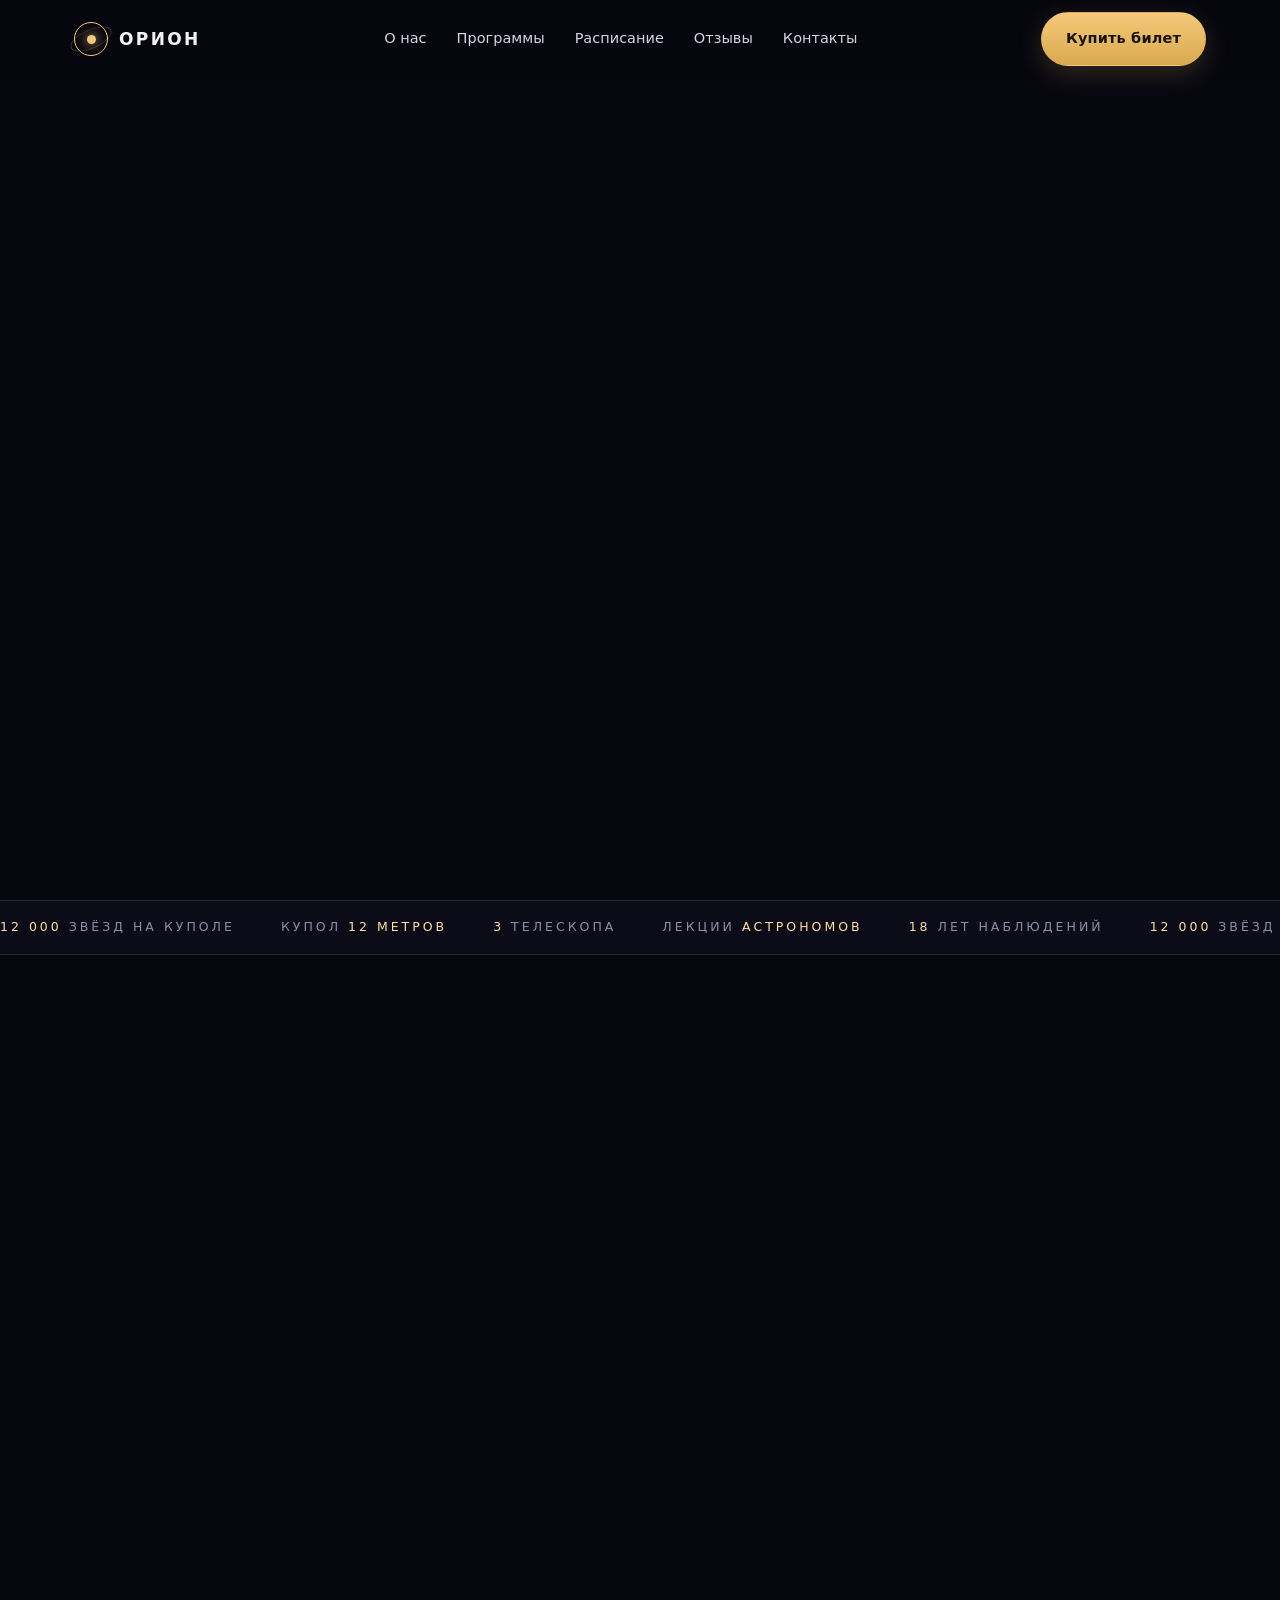
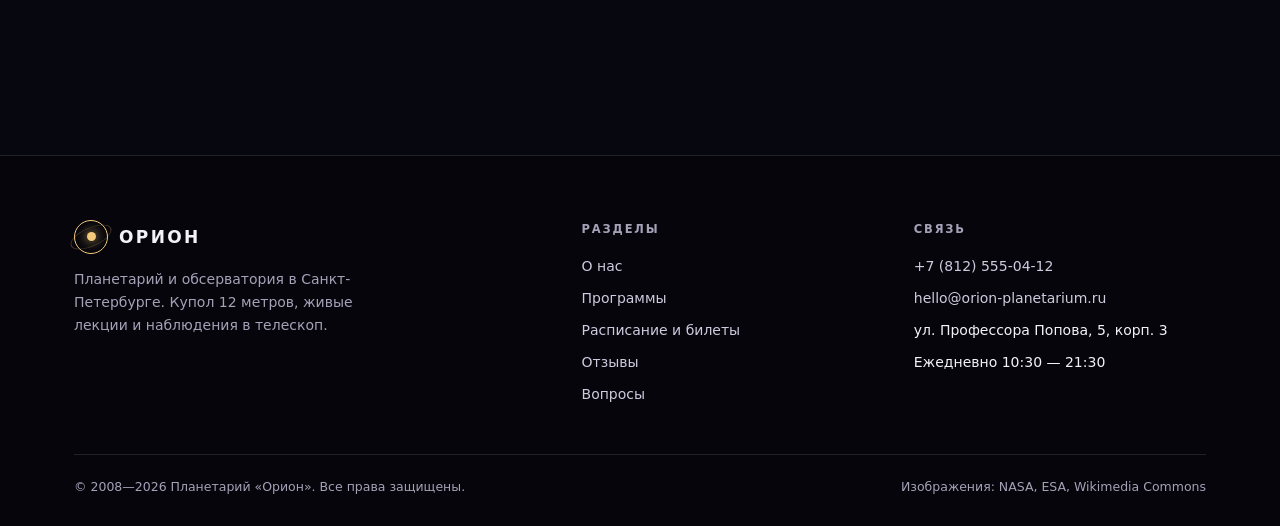
<file: index.html>
<!DOCTYPE html>
<html lang="ru">
<head>
  <meta charset="UTF-8">
  <meta name="viewport" content="width=device-width, initial-scale=1.0">
  <title>Планетарий «Орион» — вселенная всегда рядом</title>
  <meta name="description" content="Планетарий и обсерватория «Орион» в Санкт-Петербурге: полнокупольные программы, лекции астрономов и наблюдения в телескоп. Билеты от 400 ₽.">
  <link rel="stylesheet" href="style.css">
</head>
<body>

  <a class="skip-link" href="#main">Перейти к содержанию</a>

  <header id="header">
    <div class="wrap nav">
      <a href="#" class="logo"><span class="mark"></span><b>Орион</b></a>
      <nav id="nav" aria-label="Основная навигация">
        <ul>
          <li><a href="#about">О нас</a></li>
          <li><a href="#programs">Программы</a></li>
          <li><a href="#schedule">Расписание</a></li>
          <li><a href="#reviews">Отзывы</a></li>
          <li><a href="#contacts">Контакты</a></li>
        </ul>
      </nav>
      <a href="#schedule" class="btn btn-gold">Купить билет</a>
      <button class="burger" id="burger" aria-label="Открыть меню" aria-expanded="false" aria-controls="nav"><span></span><span></span><span></span></button>
    </div>
  </header>

  <main id="main" tabindex="-1">

    <section class="hero reveal" aria-labelledby="hero-title">
      <div class="hero-bg">
        <img src="assets/hero.jpg" alt="Туманность Вестерлунд 2" width="1920" height="1439" loading="eager" decoding="async">
      </div>
      <div class="wrap">
        <div>
          <span class="eyebrow">Планетарий и обсерватория · Санкт-Петербург</span>
          <h1 class="display" id="hero-title">Вселенная<br>всегда <em>рядом</em></h1>
          <p class="lead">Полнокупольные фильмы, живые лекции астрономов и вечерние наблюдения в телескоп — в десяти минутах от метро «Петроградская».</p>
          <div class="hero-actions">
            <a href="#programs" class="btn btn-gold">Выбрать программу</a>
            <a href="#schedule" class="btn btn-ghost">Смотреть расписание</a>
          </div>
          <div class="hero-note"><i aria-hidden="true"></i> <span>Ближайший сеанс — сегодня в 19:00 — осталось 14 мест</span></div>
        </div>
        <div class="next-card" id="nextCard">
          <span class="tag">Сеанс дня</span>
          <h2>Чёрные дыры</h2>
          <p style="color:var(--muted);font-size:14px">50 минут · 12+ · лекция + полнокупольный фильм</p>
          <div class="meta"><span>Сегодня</span><b>19:00</b></div>
          <div class="meta" style="border-top:none;padding-top:6px"><span>Билет</span><b>750 ₽</b></div>
        </div>
      </div>
      <div class="scroll-hint">Листайте</div>
    </section>

    <div class="ticker">
      <div class="ticker-track">
        <span><b>12 000</b> звёзд на куполе</span>
        <span>Купол <b>12 метров</b></span>
        <span><b>3</b> телескопа</span>
        <span>Лекции <b>астрономов</b></span>
        <span><b>18</b> лет наблюдений</span>
        <span><b>12 000</b> звёзд на куполе</span>
        <span>Купол <b>12 метров</b></span>
        <span><b>3</b> телескопа</span>
        <span>Лекции <b>астрономов</b></span>
        <span><b>18</b> лет наблюдений</span>
      </div>
    </div>

    <section class="section reveal" id="about">
      <div class="wrap about-grid">
        <div class="about-media">
          <img src="assets/dome.jpg" alt="Зал планетария с куполом" width="1920" height="1280" loading="lazy" decoding="async">
          <div class="badge"><b>2008</b><span>год открытия</span></div>
        </div>
        <div class="about-body">
          <span class="eyebrow">О планетарии</span>
          <h2 class="display">Мы показываем космос так, чтобы его захотелось изучать</h2>
          <p>«Орион» открылся в 2008 году как небольшая обсерватория при университете. Сегодня это планетарий с двенадцатиметровым куполом, лекторий и две обсерватории на крыше.</p>
          <p>Наши лекторы — астрономы, физики и выпускники профильных факультетов. Мы рассказываем о чёрных дырах и экзопланетах без формул, но и без упрощений: на любой вопрос найдётся честный ответ.</p>
          <ul class="features">
            <li><span class="num">01</span>
              <div><b>Живая лекция, а не аудиогид</b><span>Каждый сеанс ведёт астроном — можно спрашивать и спорить.</span></div>
            </li>
            <li><span class="num">02</span>
              <div><b>Наблюдения после сеанса</b><span>При ясной погоде поднимаемся на крышу к телескопам.</span></div>
            </li>
            <li><span class="num">03</span>
              <div><b>Проектор 8K и звук 5.1</b><span>Купол 12 метров — самый большой в городе.</span></div>
            </li>
          </ul>
        </div>
      </div>
    </section>

    <section class="section reveal" id="programs">
      <div class="wrap">
        <div class="section-head">
          <span class="eyebrow">Программы</span>
          <h2 class="display">Шесть способов посмотреть на небо</h2>
          <p>Каждая программа — это лекция астронома и полнокупольный фильм. Продолжительность указана вместе с ответами на вопросы.</p>
        </div>
        <div class="cards">
          <article class="card" data-program="solar">
            <div class="thumb">
              <img src="assets/prog-saturn.jpg" alt="Сатурн и его кольца">
              <span class="age">6+</span>
            </div>
            <div class="body">
              <h3>Солнечная система</h3>
              <p>Пролетаем над кольцами Сатурна, спускаемся в атмосферу Юпитера и разбираемся, почему Земля — редкая удача.</p>
              <div class="foot"><div class="price">650 ₽<small>45 минут</small></div><span class="time">Пн–Вс</span></div>
            </div>
          </article>
          <article class="card" data-program="blackhole">
            <div class="thumb">
              <img src="assets/prog-blackhole.jpg" alt="Тень чёрной дыры">
              <span class="age">12+</span>
            </div>
            <div class="body">
              <h3>Чёрные дыры</h3>
              <p>Что происходит за горизонтом событий и почему первое фото M87 изменило астрофизику.</p>
              <div class="foot"><div class="price">750 ₽<small>50 минут</small></div><span class="time">Чт, Сб</span></div>
            </div>
          </article>
          <article class="card" data-program="stars">
            <div class="thumb">
              <img src="assets/prog-stars.jpg" alt="Столпы Созидания в туманности Киля">
              <span class="age">6+</span>
            </div>
            <div class="body">
              <h3>Рождение звёзд</h3>
              <p>Столпы Созидания и звёздные ясли: как из холодного газа рождается свет.</p>
              <div class="foot"><div class="price">650 ₽<small>40 минут</small></div><span class="time">Ср, Вс</span></div>
            </div>
          </article>
          <article class="card" data-program="moon">
            <div class="thumb">
              <img src="assets/prog-moon.jpg" alt="Полная Луна">
              <span class="age">6+</span>
            </div>
            <div class="body">
              <h3>Луна: обратная сторона</h3>
              <p>22 июля 1969 года и то, что мы узнали о Луне за следующие пятьдесят лет.</p>
              <div class="foot"><div class="price">600 ₽<small>45 минут</small></div><span class="time">Пн, Пт</span></div>
            </div>
          </article>
          <article class="card" data-program="mars">
            <div class="thumb">
              <img src="assets/prog-mars.jpg" alt="Марс в естественных цветах">
              <span class="age">12+</span>
            </div>
            <div class="body">
              <h3>Марс: дорога домой</h3>
              <p>Роверы, пылевые бури и главный вопрос: сможет ли человек жить на Марсе.</p>
              <div class="foot"><div class="price">750 ₽<small>50 минут</small></div><span class="time">Вт, Сб</span></div>
            </div>
          </article>
          <article class="card" data-program="aurora">
            <div class="thumb">
              <img src="assets/prog-aurora.jpg" alt="Северное сияние">
              <span class="age">0+</span>
            </div>
            <div class="body">
              <h3>Северное сияние</h3>
              <p>Путешествие к полярному кругу: физика авроры и лучшие места для наблюдения.</p>
              <div class="foot"><div class="price">550 ₽<small>35 минут</small></div><span class="time">Ежедневно</span></div>
            </div>
          </article>
        </div>
      </div>
    </section>

    <section class="section reveal" id="schedule">
      <div class="wrap">
        <div class="section-head">
          <span class="eyebrow">Билеты и расписание</span>
          <h2 class="display">Выберите сеанс</h2>
          <p>Билет действует на конкретную программу. Студенческий тариф — при предъявлении студенческого билета.</p>
        </div>
        <div class="tickets-grid">
          <div>
            <div class="plans">
              <div class="plan">
                <div class="name">Взрослый</div>
                <div class="amount">650 <small>₽</small></div>
                <div class="cond">Любая программа, кроме 12+</div>
              </div>
              <div class="plan featured">
                <div class="name">Студенческий</div>
                <div class="amount">450 <small>₽</small></div>
                <div class="cond">Очно, при предъявлении билета</div>
                <span class="flag">Выбор студентов</span>
              </div>
              <div class="plan">
                <div class="name">Детский</div>
                <div class="amount">400 <small>₽</small></div>
                <div class="cond">До 12 лет включительно</div>
              </div>
              <div class="plan">
                <div class="name">Семейный</div>
                <div class="amount">1 600 <small>₽</small></div>
                <div class="cond">2 взрослых + 2 детей</div>
              </div>
            </div>
            <div class="cta-row">
              <a href="#contacts" class="btn btn-gold">Купить билет</a>
            </div>
            <p style="font-size:13px;color:var(--muted);margin-top:14px">Оплата картой на входе или онлайн. Возврат — не позднее чем за 24 часа до сеанса.</p>
          </div>
          <div class="schedule">
            <h3>Расписание сеансов</h3>
            <p class="hint">Одинаково для всех программ, кроме вечерних наблюдений</p>
            <table>
              <thead>
                <tr><th>Дни</th><th>Сеансы</th></tr>
              </thead>
              <tbody>
                <tr><td>Пн — Чт</td><td><b>11:00</b> · 13:30 · 16:00 · <b>19:00</b></td></tr>
                <tr><td>Пт — Сб</td><td><b>11:00</b> · 13:30 · 16:00 · 19:00 · <b>21:30</b></td></tr>
                <tr><td>Вс</td><td><b>11:00</b> · 13:30 · 16:00</td></tr>
              </tbody>
            </table>
            <div class="note"><i>✳</i><span>Сеанс 21:30 — наблюдение в телескоп на крыше. Проводится только при ясной погоде; при облачности переносим или возвращаем стоимость.</span></div>
          </div>
        </div>
      </div>
    </section>

    <section class="section reveal" id="reviews">
      <div class="wrap">
        <div class="section-head">
          <span class="eyebrow">Отзывы</span>
          <h2 class="display">Что говорят гости</h2>
        </div>
        <div class="reviews">
          <article class="review">
            <div class="stars" role="img" aria-label="Оценка 5 из 5">★★★★★</div>
            <blockquote>Ходили с детьми на «Солнечную систему» — сын потом неделю рисовал Сатурн. Лектор отвечал на все вопросы, даже самые странные.</blockquote>
            <div class="who">
              <div class="avatar" aria-hidden="true">АК</div>
              <div><b>Анна К.</b><span>семейный билет, октябрь 2026</span></div>
            </div>
          </article>
          <article class="review">
            <div class="stars" role="img" aria-label="Оценка 5 из 5">★★★★★</div>
            <blockquote>Были на вечернем наблюдении: видели кольца Сатурна и двойную звезду. Купол впечатляет, а звук — отдельный вид искусства.</blockquote>
            <div class="who">
              <div class="avatar" aria-hidden="true">ДП</div>
              <div><b>Дмитрий П.</b><span>сеанс 21:30, сентябрь 2026</span></div>
            </div>
          </article>
          <article class="review">
            <div class="stars" role="img" aria-label="Оценка 4 из 5">★★★★☆</div>
            <blockquote>Студенческий билет сработал, взяла ещё и на «Чёрные дыры». Объясняют физику понятно, без формул. Вернусь на лекцию об экзопланетах.</blockquote>
            <div class="who">
              <div class="avatar" aria-hidden="true">МС</div>
              <div><b>Мария С.</b><span>студенческий билет, сентябрь 2026</span></div>
            </div>
          </article>
        </div>
      </div>
    </section>

    <section class="section reveal" id="faq">
      <div class="wrap">
        <div class="section-head">
          <span class="eyebrow">Вопросы</span>
          <h2 class="display">Коротко о важном</h2>
        </div>
        <div class="faq">
          <details open>
            <summary>Нужно ли покупать билет заранее?</summary>
            <p>На вечерние сеансы и выходные — да: места обычно заканчиваются за два-три дня. В будни днём можно прийти без брони.</p>
          </details>
          <details>
            <summary>Можно ли прийти с ребёнком трёх лет?</summary>
            <p>Да, программы 0+ и 6+ адаптированы для детей. Учтите, что в зале темно, а звук в куполе громче обычного.</p>
          </details>
          <details>
            <summary>Что будет, если погода облачная?</summary>
            <p>Наблюдения в телескоп мы переносим на другой день или возвращаем стоимость той части билета, которая относится к наблюдению.</p>
          </details>
          <details>
            <summary>Есть ли парковка?</summary>
            <p>Да, бесплатная парковка на 40 мест, въезд с улицы Профессора Попова. В вечерние часы места обычно есть.</p>
          </details>
        </div>
      </div>
    </section>

    <section class="section reveal" id="contacts">
      <div class="wrap contacts-grid">
        <div>
          <span class="eyebrow">Контакты</span>
          <h2 class="display" style="font-size:clamp(28px,3.4vw,44px);margin:14px 0 10px">Приходите смотреть на звёзды</h2>
          <p style="color:var(--muted)">Мы работаем каждый день, кроме последнего вторника месяца — в этот день обслуживаем оборудование.</p>
          <ul class="contact-list">
            <li>
              <span class="ico">◎</span>
              <div>
                <b>Адрес</b>Санкт-Петербург, ул. Профессора Попова, 5, корп. 3<br>
                <span style="color:var(--muted);font-size:14px">м. «Петроградская», 7 минут пешком</span>
              </div>
            </li>
            <li>
              <span class="ico">◷</span>
              <div><b>Часы работы</b>Ежедневно 10:30 — 21:30</div>
            </li>
            <li>
              <span class="ico">✆</span>
              <div><b>Телефон</b><a href="tel:+78125550412">+7 (812) 555-04-12</a></div>
            </li>
            <li>
              <span class="ico">✉</span>
              <div><b>Почта</b><a href="mailto:hello@orion-planetarium.ru">hello@orion-planetarium.ru</a></div>
            </li>
          </ul>
          <div class="map" role="img" aria-label="Схема расположения: Санкт-Петербург, улица Профессора Попова, 5, корпус 3">
            <div class="road" aria-hidden="true"></div>
            <div class="road v" aria-hidden="true"></div>
            <div class="pin" aria-hidden="true"></div>
            <div class="label">Орион · корп. 3</div>
          </div>
        </div>
        <form action="#" method="post">
          <h3>Забронировать сеанс</h3>
          <p class="sub">Оставьте контакты — подтвердим бронь в течение 15 минут.</p>
          <div class="row2">
            <div class="field"><label for="name">Имя</label><input id="name" name="name" type="text" autocomplete="name" placeholder="Как к вам обращаться" required></div>
            <div class="field"><label for="phone">Телефон</label><input id="phone" name="phone" type="tel" autocomplete="tel" inputmode="tel" placeholder="+7 (___) ___-__-__" required></div>
          </div>
          <div class="field"><label for="prog">Программа</label>
            <select id="prog" name="program">
              <option>Солнечная система — 650 ₽</option>
              <option>Чёрные дыры — 750 ₽</option>
              <option>Рождение звёзд — 650 ₽</option>
              <option>Луна: обратная сторона — 600 ₽</option>
              <option>Марс: дорога домой — 750 ₽</option>
              <option>Северное сияние — 550 ₽</option>
            </select>
          </div>
          <div class="row2">
            <div class="field"><label for="date">Дата</label><input id="date" name="date" type="date"></div>
            <div class="field"><label for="count">Билетов</label><input id="count" name="tickets" type="number" min="1" max="10" value="2"></div>
          </div>
          <button class="btn btn-gold" type="submit">Забронировать</button>
          <p class="privacy">Нажимая кнопку, вы соглашаетесь с политикой обработки персональных данных.</p>
        </form>
      </div>
    </section>

  </main>

  <footer>
    <div class="wrap">
      <div class="foot-grid">
        <div>
          <a href="#" class="logo"><span class="mark"></span><b>Орион</b></a>
          <p>Планетарий и обсерватория в Санкт-Петербурге. Купол 12 метров, живые лекции и наблюдения в телескоп.</p>
        </div>
        <div>
          <h4>Разделы</h4>
          <ul>
            <li><a href="#about">О нас</a></li>
            <li><a href="#programs">Программы</a></li>
            <li><a href="#schedule">Расписание и билеты</a></li>
            <li><a href="#reviews">Отзывы</a></li>
            <li><a href="#faq">Вопросы</a></li>
          </ul>
        </div>
        <div>
          <h4>Связь</h4>
          <ul>
            <li><a href="tel:+78125550412">+7 (812) 555-04-12</a></li>
            <li><a href="mailto:hello@orion-planetarium.ru">hello@orion-planetarium.ru</a></li>
            <li>ул. Профессора Попова, 5, корп. 3</li>
            <li>Ежедневно 10:30 — 21:30</li>
          </ul>
        </div>
      </div>
      <div class="foot-bottom">
        <span>© 2008—2026 Планетарий «Орион». Все права защищены.</span>
        <span>Изображения: NASA, ESA, Wikimedia Commons</span>
      </div>
    </div>
  </footer>

  <script>
    const header = document.getElementById('header');
    const nav = document.getElementById('nav');
    const burger = document.getElementById('burger');

    if (burger && nav) {
      burger.addEventListener('click', () => {
        const isOpen = nav.classList.toggle('open');
        burger.setAttribute('aria-expanded', String(isOpen));
      });

      nav.querySelectorAll('a').forEach((a) => {
        a.addEventListener('click', () => {
          nav.classList.remove('open');
          burger.setAttribute('aria-expanded', 'false');
        });
      });
    }

    if (header) {
      window.addEventListener('scroll', () => {
        header.classList.toggle('scrolled', window.scrollY > 20);
      });
    }
  </script>
</body>
</html>
</file>
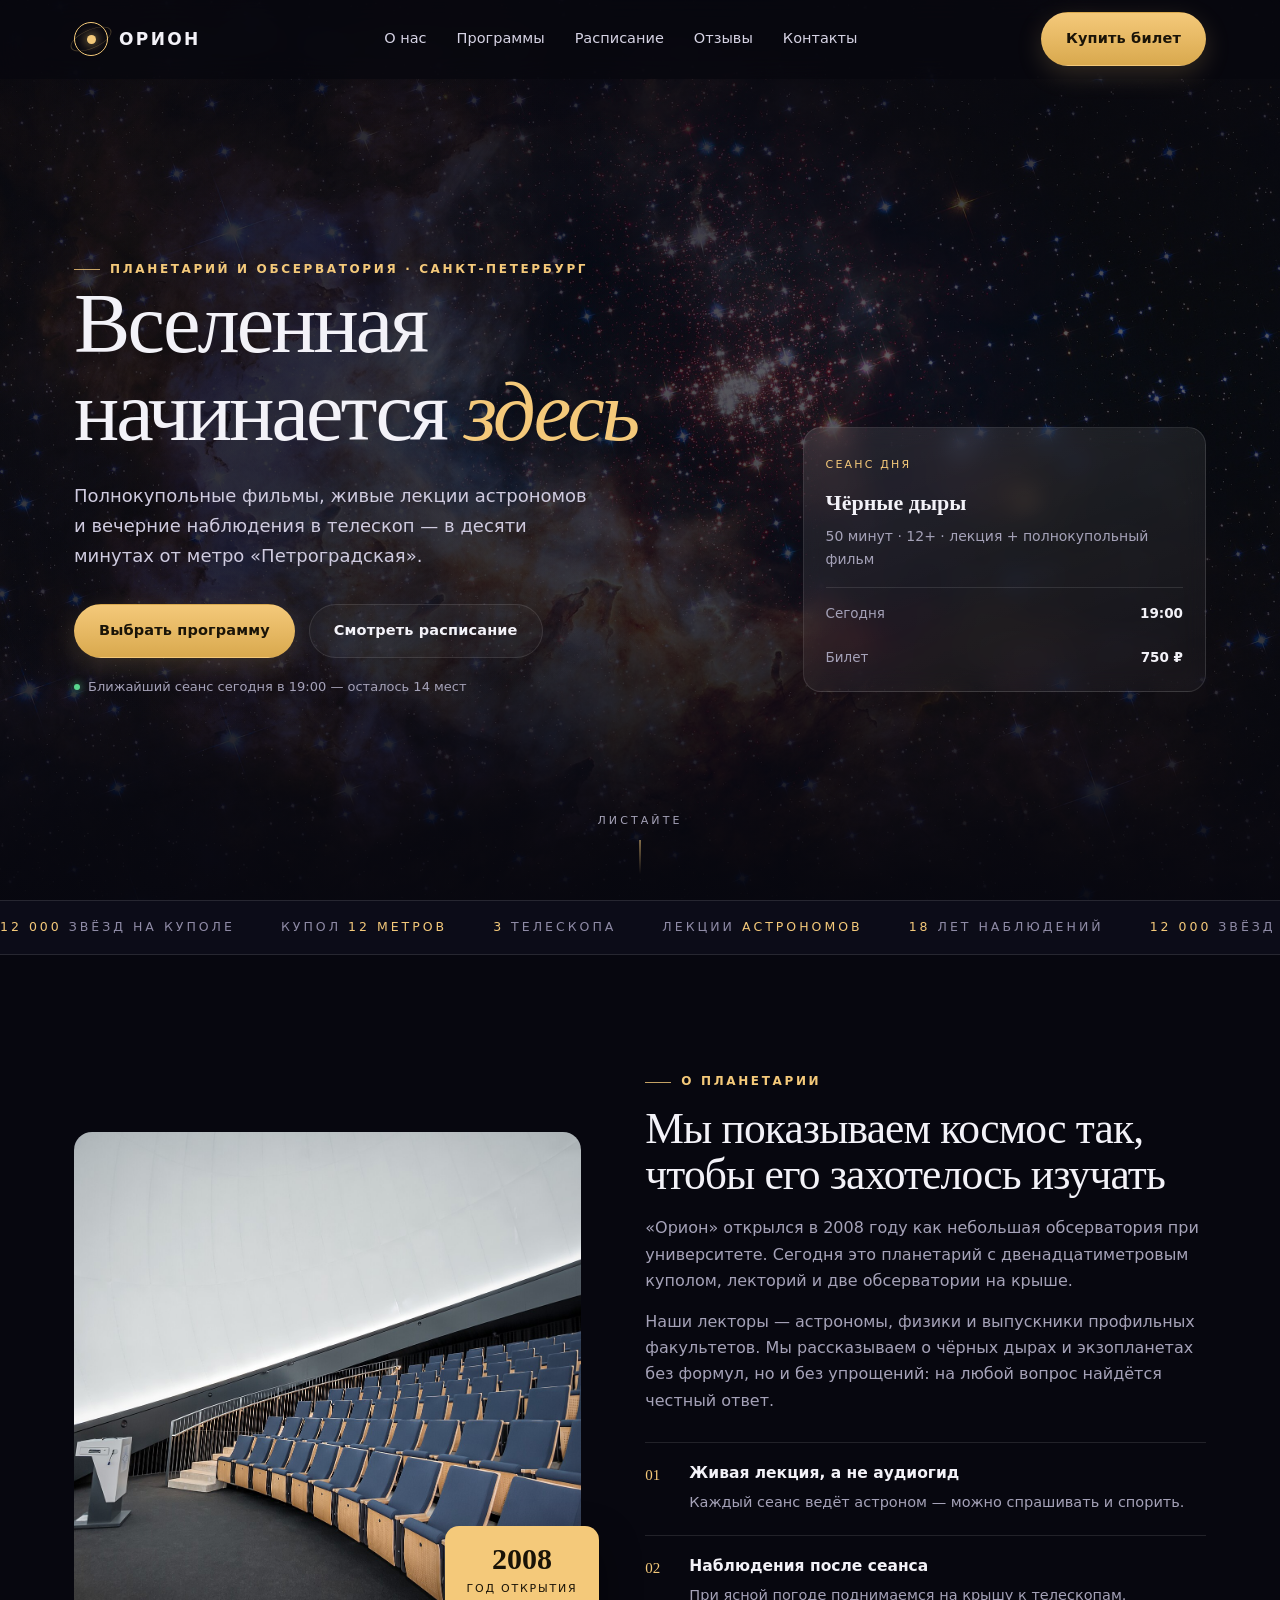
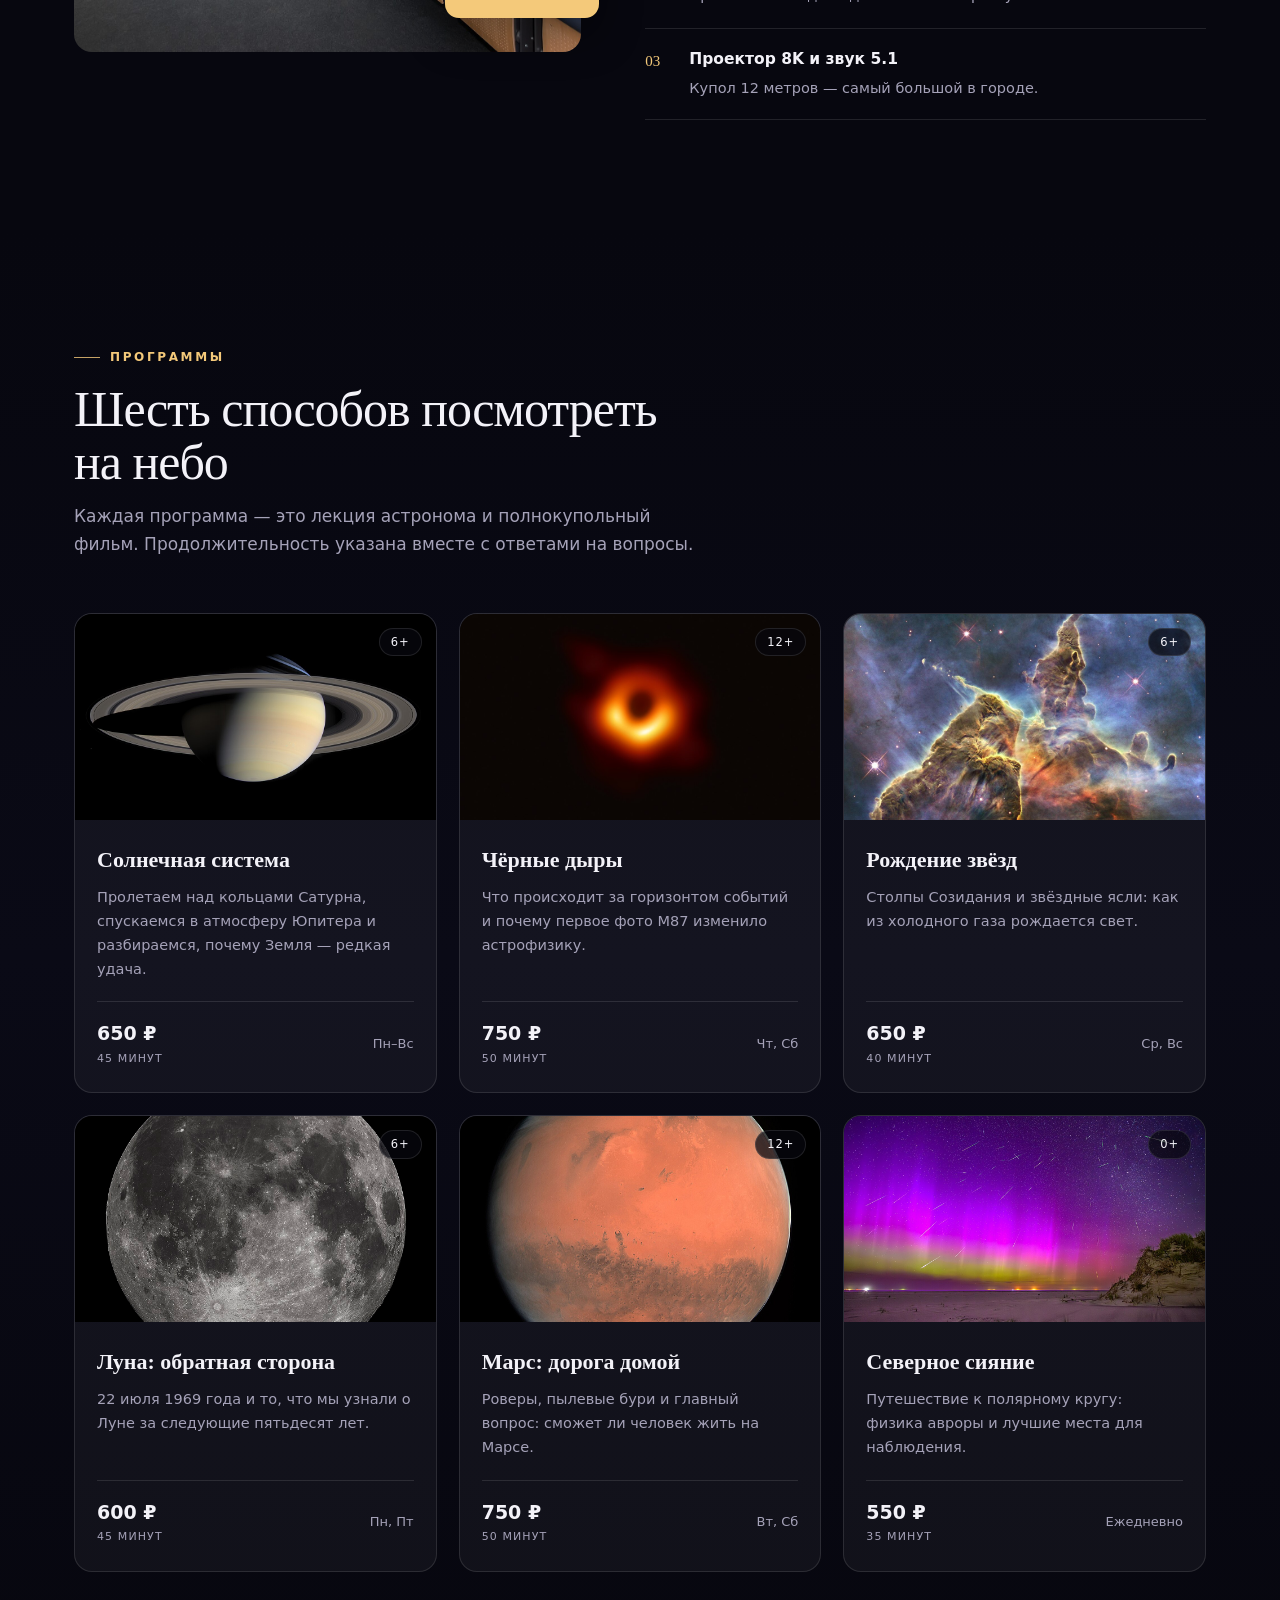
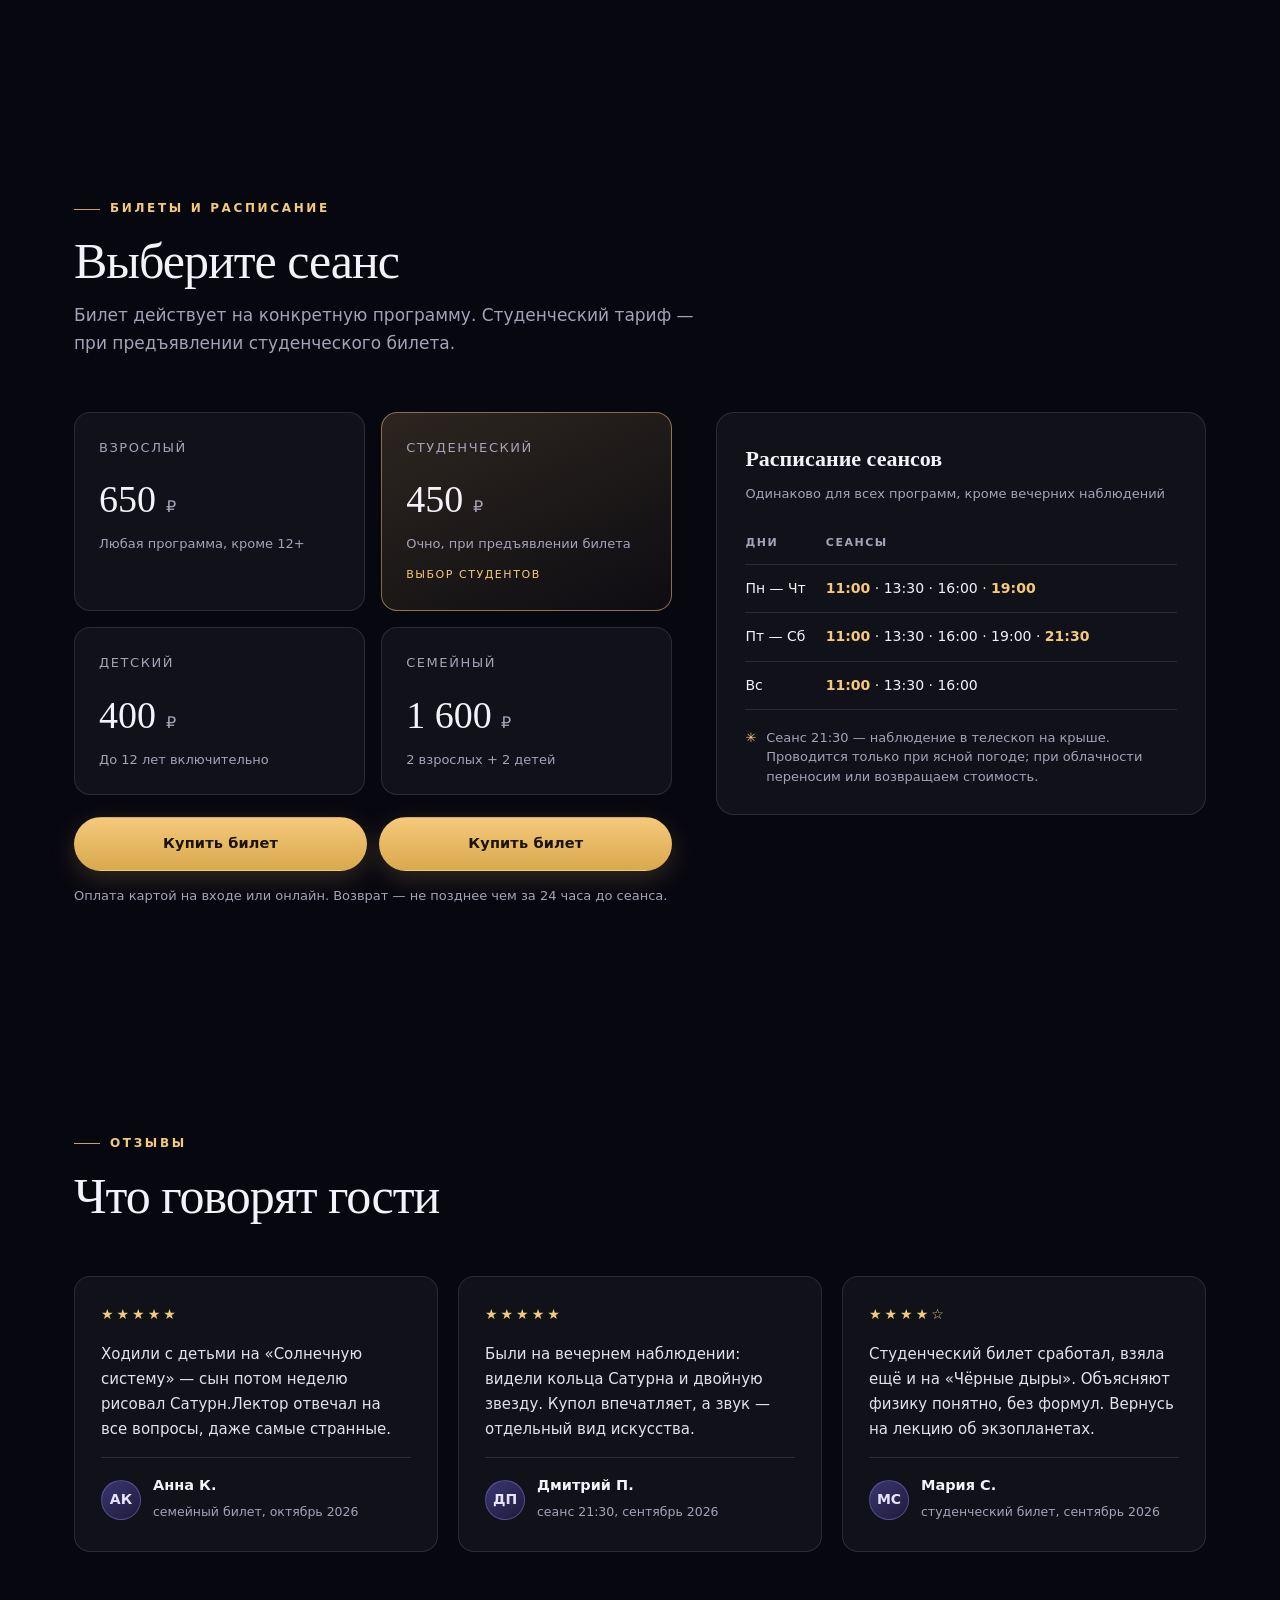
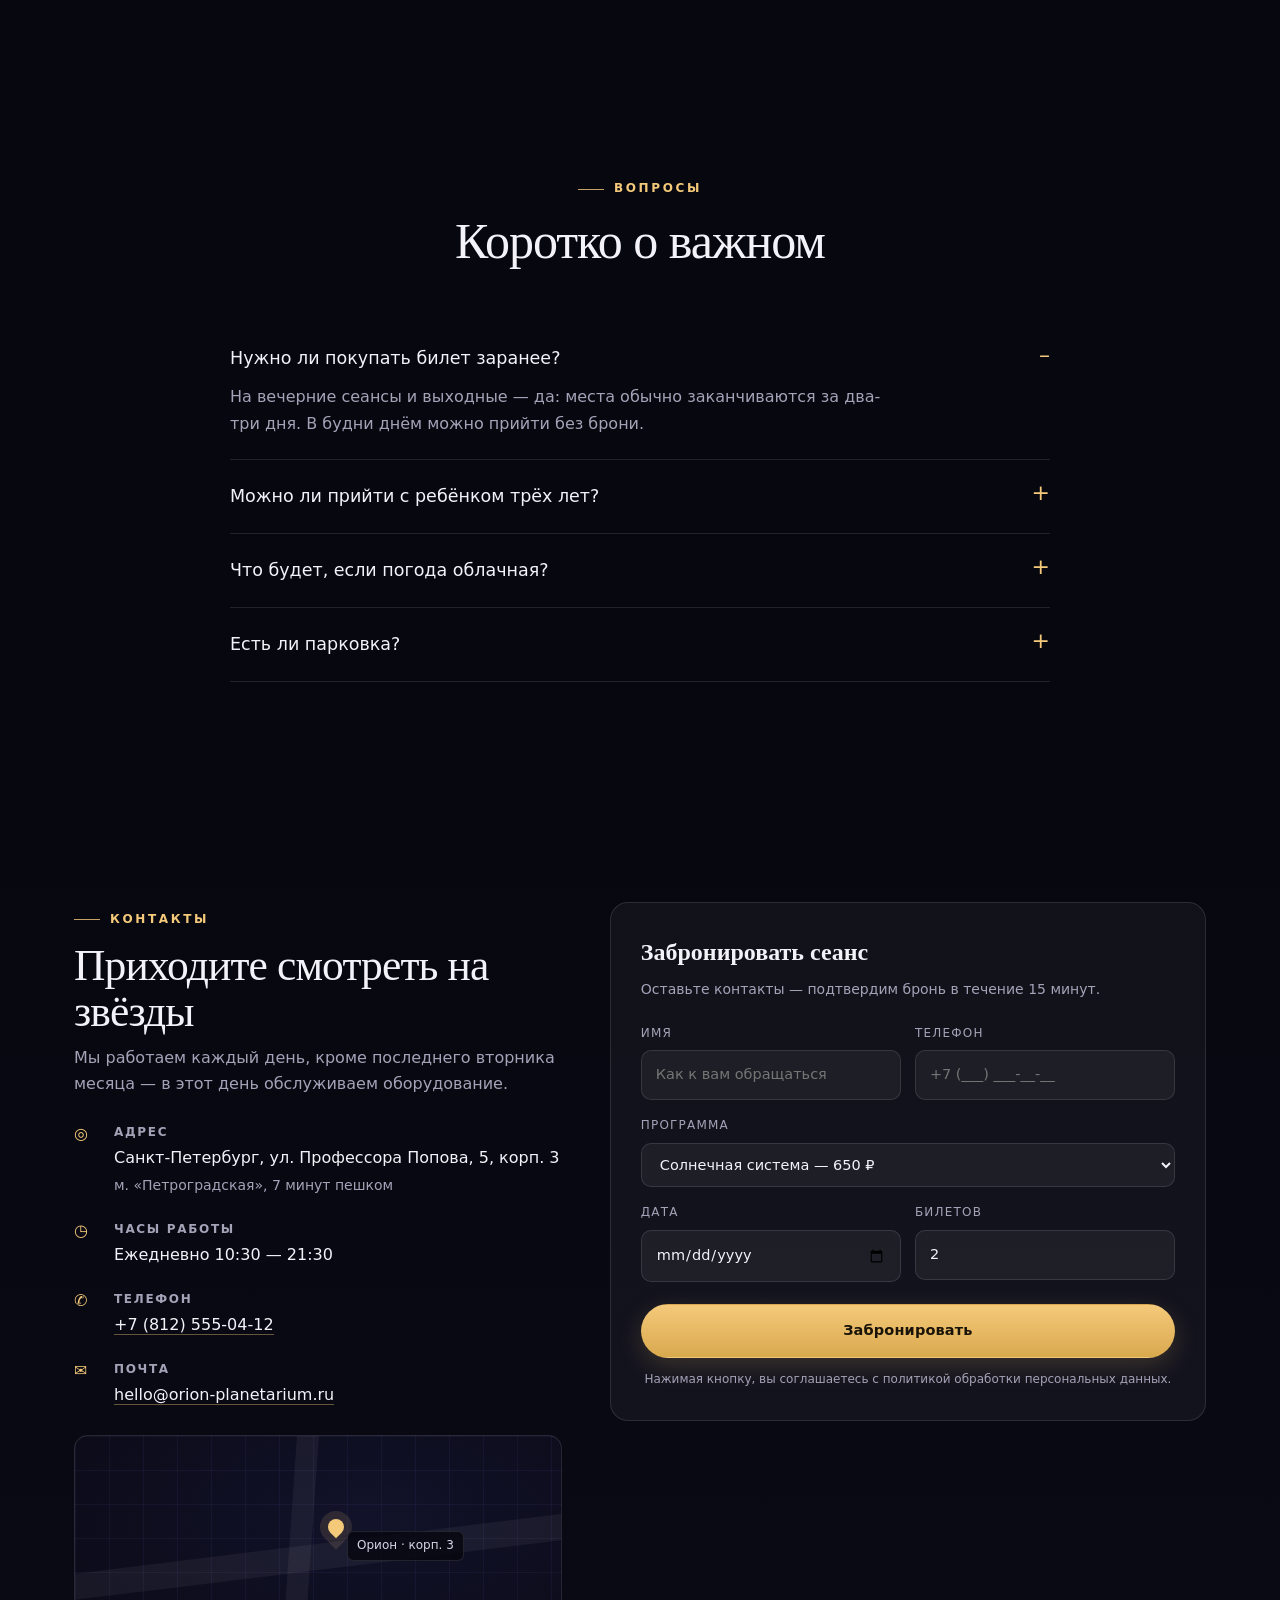
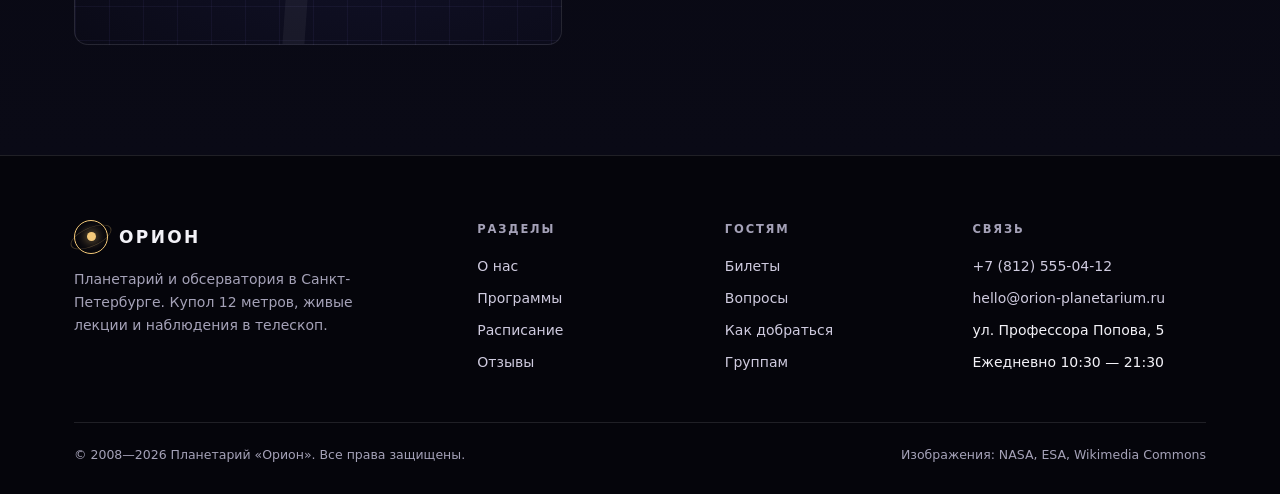
<file: index.before-agent.html>
<!DOCTYPE html>
<html lang="ru">
<head>
<meta charset="UTF-8">
<meta name="viewport" content="width=device-width, initial-scale=1.0">
<title>Планетарий «Орион» — вселенная начинается здесь</title>
<style>
  :root{
    --bg:#07070F;
    --bg-2:#0C0C18;
    --surface:rgba(255,255,255,.045);
    --surface-2:rgba(255,255,255,.075);
    --line:rgba(255,255,255,.11);
    --text:#F3F2F8;
    --muted:#A5A2B8;
    --gold:#F4C97A;
    --gold-deep:#D9A94E;
    --violet:#9B8CFF;
    --radius:18px;
    --max:1180px;
  }
  *{margin:0;padding:0;box-sizing:border-box}
  html{scroll-behavior:smooth}
  body{
    background:var(--bg);
    color:var(--text);
    font-family:"Segoe UI",system-ui,-apple-system,Roboto,Arial,sans-serif;
    font-size:16px;
    line-height:1.65;
    -webkit-font-smoothing:antialiased;
    overflow-x:hidden;
  }
  img{display:block;max-width:100%}
  a{color:inherit;text-decoration:none}
  button{font:inherit;cursor:pointer}
  .wrap{width:100%;max-width:var(--max);margin:0 auto;padding:0 24px}
  .display{font-family:Georgia,"Times New Roman",serif;font-weight:400;letter-spacing:-.02em;line-height:1.05}
  .eyebrow{
    display:inline-flex;align-items:center;gap:10px;
    font-size:12px;letter-spacing:.22em;text-transform:uppercase;
    color:var(--gold);font-weight:600;
  }
  .eyebrow::before{content:"";width:26px;height:1px;background:var(--gold);opacity:.8}
  .section{padding:110px 0;position:relative}
  .section-head{max-width:640px;margin-bottom:54px}
  .section-head h2{font-size:clamp(30px,4vw,50px);margin:16px 0 14px}
  .section-head p{color:var(--muted);font-size:17px}

  /* ---------- HEADER ---------- */
  header{
    position:fixed;top:0;left:0;right:0;z-index:50;
    background:rgba(7,7,15,.72);
    backdrop-filter:blur(14px);
    -webkit-backdrop-filter:blur(14px);
    border-bottom:1px solid transparent;
    transition:background .3s,border-color .3s;
  }
  header.scrolled{background:rgba(7,7,15,.94);border-bottom-color:var(--line)}
  .nav{display:flex;align-items:center;justify-content:space-between;height:78px;gap:28px}
  .logo{display:flex;align-items:center;gap:11px;font-weight:600;letter-spacing:.02em}
  .logo .mark{
    width:34px;height:34px;border-radius:50%;
    border:1px solid var(--gold);
    display:grid;place-items:center;position:relative;
  }
  .logo .mark::after{content:"";width:9px;height:9px;border-radius:50%;background:var(--gold);box-shadow:0 0 12px var(--gold)}
  .logo .mark::before{content:"";position:absolute;inset:-6px;border-radius:50%;border:1px solid rgba(244,201,122,.28);transform:rotate(-24deg) scaleY(.42)}
  .logo b{font-size:17px;letter-spacing:.14em;text-transform:uppercase}
  nav ul{display:flex;gap:30px;list-style:none;font-size:14.5px;color:#D6D3E4}
  nav a{position:relative;padding:6px 0;transition:color .2s}
  nav a::after{content:"";position:absolute;left:0;bottom:0;height:1px;width:0;background:var(--gold);transition:width .25s}
  nav a:hover{color:var(--gold)}
  nav a:hover::after{width:100%}
  .btn{
    display:inline-flex;align-items:center;justify-content:center;gap:9px;
    padding:14px 24px;border-radius:999px;border:1px solid transparent;
    font-size:14.5px;font-weight:600;letter-spacing:.01em;
    transition:transform .2s,background .2s,border-color .2s,color .2s;
    white-space:nowrap;
  }
  .btn-gold{background:linear-gradient(180deg,var(--gold),var(--gold-deep));color:#1A1408;box-shadow:0 8px 26px rgba(244,201,122,.18)}
  .btn-gold:hover{transform:translateY(-2px);box-shadow:0 12px 30px rgba(244,201,122,.3)}
  .btn-ghost{border-color:var(--line);color:var(--text);background:rgba(255,255,255,.03)}
  .btn-ghost:hover{border-color:rgba(244,201,122,.6);color:var(--gold)}
  .burger{display:none;background:none;border:1px solid var(--line);border-radius:10px;padding:9px 11px;color:var(--text)}
  .burger span{display:block;width:20px;height:2px;background:currentColor;margin:4px 0;transition:.25s}

  /* ---------- HERO ---------- */
  .hero{
    position:relative;min-height:100vh;display:flex;align-items:center;
    padding:130px 0 80px;overflow:hidden;
  }
  .hero-bg{position:absolute;inset:0;z-index:0}
  .hero-bg img{width:100%;height:100%;object-fit:cover;object-position:center 40%;opacity:.62}
  .hero-bg::after{
    content:"";position:absolute;inset:0;
    background:
      radial-gradient(900px 520px at 18% 42%,rgba(7,7,15,.55),transparent 70%),
      linear-gradient(180deg,rgba(7,7,15,.86) 0%,rgba(7,7,15,.42) 42%,rgba(7,7,15,.96) 100%);
  }
  .hero .wrap{position:relative;z-index:2;display:grid;grid-template-columns:1.25fr .75fr;gap:56px;align-items:end}
  .hero h1{font-size:clamp(44px,6.6vw,86px);letter-spacing:-.035em}
  .hero h1 em{font-style:italic;color:var(--gold)}
  .hero p.lead{margin:24px 0 34px;max-width:520px;color:#CFCBDF;font-size:18px}
  .hero-actions{display:flex;gap:14px;flex-wrap:wrap;align-items:center}
  .hero-note{font-size:13px;color:var(--muted);margin-top:18px;display:flex;gap:8px;align-items:center}
  .hero-note i{width:6px;height:6px;border-radius:50%;background:#59D68E;box-shadow:0 0 8px #59D68E;display:inline-block}
  .next-card{
    background:linear-gradient(160deg,rgba(255,255,255,.10),rgba(255,255,255,.03));
    border:1px solid var(--line);border-radius:var(--radius);
    padding:22px;backdrop-filter:blur(12px);
    align-self:end;margin-bottom:6px;
  }
  .next-card .tag{font-size:11px;letter-spacing:.2em;text-transform:uppercase;color:var(--gold)}
  .next-card h3{font-family:Georgia,serif;font-size:22px;margin:8px 0 4px}
  .next-card .meta{display:flex;justify-content:space-between;color:var(--muted);font-size:13.5px;border-top:1px solid var(--line);margin-top:16px;padding-top:14px}
  .next-card .meta b{color:var(--text);font-weight:600}
  .scroll-hint{position:absolute;left:50%;bottom:26px;transform:translateX(-50%);font-size:11px;letter-spacing:.28em;text-transform:uppercase;color:var(--muted);z-index:2}
  .scroll-hint::after{content:"";display:block;width:1px;height:34px;margin:10px auto 0;background:linear-gradient(var(--gold),transparent)}

  /* ---------- TICKER ---------- */
  .ticker{border-top:1px solid var(--line);border-bottom:1px solid var(--line);background:var(--bg-2);overflow:hidden;padding:16px 0}
  .ticker-track{display:flex;gap:46px;width:max-content;animation:slide 34s linear infinite}
  .ticker span{font-size:12.5px;letter-spacing:.24em;text-transform:uppercase;color:#8F8BA6;white-space:nowrap}
  .ticker span b{color:var(--gold);font-weight:500}
  @keyframes slide{to{transform:translateX(-50%)}}

  /* ---------- ABOUT ---------- */
  .about-grid{display:grid;grid-template-columns:.95fr 1.05fr;gap:64px;align-items:center}
  .about-media{position:relative}
  .about-media img{border-radius:var(--radius);width:100%;height:520px;object-fit:cover;filter:saturate(.92)}
  .about-media .badge{
    position:absolute;right:-18px;bottom:34px;background:var(--gold);color:#191307;
    padding:18px 22px;border-radius:14px;text-align:center;box-shadow:0 18px 40px rgba(0,0,0,.45);
  }
  .about-media .badge b{display:block;font-family:Georgia,serif;font-size:30px;line-height:1}
  .about-media .badge span{font-size:11px;letter-spacing:.16em;text-transform:uppercase}
  .about-body h2{font-size:clamp(28px,3.4vw,44px);margin:14px 0 18px}
  .about-body p{color:var(--muted);margin-bottom:14px}
  .features{list-style:none;margin-top:28px;display:grid;gap:2px}
  .features li{display:flex;gap:16px;align-items:flex-start;padding:18px 0;border-top:1px solid var(--line)}
  .features li:last-child{border-bottom:1px solid var(--line)}
  .features .num{font-family:Georgia,serif;color:var(--gold);font-size:15px;min-width:28px;padding-top:2px}
  .features b{display:block;font-size:15.5px;margin-bottom:2px}
  .features span{color:var(--muted);font-size:14.5px}

  /* ---------- PROGRAMS ---------- */
  #programs{background:linear-gradient(180deg,var(--bg) 0%,#0A0A16 50%,var(--bg) 100%)}
  .cards{display:grid;grid-template-columns:repeat(3,1fr);gap:22px}
  .card{
    background:var(--surface);border:1px solid var(--line);border-radius:var(--radius);
    overflow:hidden;display:flex;flex-direction:column;
    transition:transform .3s,border-color .3s,background .3s;
  }
  .card:hover{transform:translateY(-6px);border-color:rgba(244,201,122,.45);background:var(--surface-2)}
  .card .thumb{position:relative;height:206px;overflow:hidden;background:#111}
  .card .thumb img{width:100%;height:100%;object-fit:cover;transition:transform .8s ease}
  .card:hover .thumb img{transform:scale(1.06)}
  .card .age{
    position:absolute;top:14px;right:14px;background:rgba(7,7,15,.72);
    border:1px solid var(--line);padding:4px 11px;border-radius:999px;font-size:11.5px;letter-spacing:.08em;
  }
  .card .body{padding:22px 22px 24px;display:flex;flex-direction:column;flex:1}
  .card h3{font-family:Georgia,serif;font-size:22px;margin-bottom:8px}
  .card p{color:var(--muted);font-size:14.5px;flex:1}
  .card .foot{display:flex;align-items:center;justify-content:space-between;margin-top:20px;padding-top:16px;border-top:1px solid var(--line)}
  .card .price{font-size:19px;font-weight:600}
  .card .price small{display:block;font-size:11px;color:var(--muted);font-weight:400;letter-spacing:.1em;text-transform:uppercase}
  .card .time{font-size:13px;color:var(--muted)}

  /* ---------- SCHEDULE / TICKETS ---------- */
  .tickets-grid{display:grid;grid-template-columns:1.1fr .9fr;gap:44px;align-items:start}
  .plans{display:grid;grid-template-columns:1fr 1fr;gap:16px}
  .plan{border:1px solid var(--line);border-radius:16px;padding:24px;background:var(--surface);transition:.25s}
  .plan:hover{border-color:rgba(244,201,122,.4)}
  .plan.featured{background:linear-gradient(155deg,rgba(244,201,122,.16),rgba(244,201,122,.03));border-color:rgba(244,201,122,.5)}
  .plan .name{font-size:13px;letter-spacing:.12em;text-transform:uppercase;color:var(--muted)}
  .plan .amount{font-family:Georgia,serif;font-size:38px;margin:10px 0 2px}
  .plan .amount small{font-size:16px;color:var(--muted);font-family:"Segoe UI",sans-serif}
  .plan .cond{font-size:13px;color:var(--muted)}
  .plan .flag{display:inline-block;margin-top:12px;font-size:11px;letter-spacing:.14em;text-transform:uppercase;color:var(--gold)}
  .schedule{background:var(--surface);border:1px solid var(--line);border-radius:var(--radius);padding:28px}
  .schedule h3{font-family:Georgia,serif;font-size:22px;margin-bottom:6px}
  .schedule .hint{font-size:13px;color:var(--muted);margin-bottom:18px}
  table{width:100%;border-collapse:collapse;font-size:14px}
  th,td{text-align:left;padding:12px 0;border-bottom:1px solid var(--line)}
  th{font-size:11px;letter-spacing:.14em;text-transform:uppercase;color:var(--muted);font-weight:600}
  td b{font-weight:600;color:var(--gold)}
  .schedule .note{display:flex;gap:10px;margin-top:18px;font-size:13px;color:var(--muted);line-height:1.5}
  .schedule .note i{color:var(--gold);font-style:normal}
  .cta-row{display:flex;gap:12px;margin-top:22px;flex-wrap:wrap}
  .cta-row .btn{flex:1}

  /* ---------- REVIEWS ---------- */
  .reviews{display:grid;grid-template-columns:repeat(3,1fr);gap:20px}
  .review{background:var(--surface);border:1px solid var(--line);border-radius:16px;padding:26px;display:flex;flex-direction:column;gap:16px}
  .review .stars{color:var(--gold);letter-spacing:3px;font-size:14px}
  .review blockquote{font-size:15px;color:#E4E1EE;flex:1}
  .review .who{display:flex;align-items:center;gap:12px;border-top:1px solid var(--line);padding-top:16px}
  .avatar{width:40px;height:40px;border-radius:50%;display:grid;place-items:center;font-size:14px;font-weight:600;background:linear-gradient(140deg,#3B3670,#1E1B3A);color:#E7E3FF;border:1px solid rgba(155,140,255,.35)}
  .review .who b{display:block;font-size:14.5px}
  .review .who span{font-size:12.5px;color:var(--muted)}

  /* ---------- FAQ ---------- */
  .faq{max-width:820px;margin:0 auto}
  details{border-bottom:1px solid var(--line);padding:22px 0}
  details summary{
    list-style:none;cursor:pointer;display:flex;justify-content:space-between;gap:20px;
    font-size:17.5px;font-weight:500;
  }
  details summary::-webkit-details-marker{display:none}
  details summary::after{content:"+";color:var(--gold);font-size:22px;line-height:1;transition:transform .25s}
  details[open] summary::after{content:"–"}
  details p{color:var(--muted);margin-top:12px;max-width:660px}

  /* ---------- CONTACTS ---------- */
  #contacts{background:linear-gradient(180deg,var(--bg),#0A0A16)}
  .contacts-grid{display:grid;grid-template-columns:.9fr 1.1fr;gap:48px;align-items:start}
  .contact-list{list-style:none;margin-top:26px;display:grid;gap:22px}
  .contact-list li{display:grid;grid-template-columns:26px 1fr;gap:14px}
  .contact-list .ico{color:var(--gold);font-size:16px;line-height:1.4}
  .contact-list b{display:block;font-size:12px;letter-spacing:.14em;text-transform:uppercase;color:var(--muted);font-weight:600;margin-bottom:2px}
  .contact-list a{border-bottom:1px solid rgba(244,201,122,.4)}
  .map{margin-top:26px;height:210px;border-radius:14px;border:1px solid var(--line);position:relative;overflow:hidden;background:
      linear-gradient(rgba(155,140,255,.06) 1px,transparent 1px) 0 0/100% 34px,
      linear-gradient(90deg,rgba(155,140,255,.06) 1px,transparent 1px) 0 0/34px 100%,
      radial-gradient(400px 200px at 60% 40%,#12122A,#0A0A16)}
  .map .road{position:absolute;left:-10%;top:52%;width:120%;height:26px;background:rgba(255,255,255,.05);transform:rotate(-7deg)}
  .map .road.v{left:44%;top:-10%;width:22px;height:130%;transform:rotate(4deg)}
  .map .pin{position:absolute;left:52%;top:40%;width:16px;height:16px;border-radius:50% 50% 50% 0;background:var(--gold);transform:rotate(-45deg);box-shadow:0 0 0 8px rgba(244,201,122,.12)}
  .map .label{position:absolute;left:56%;top:46%;font-size:12px;color:#D9D5E8;background:rgba(7,7,15,.8);padding:4px 9px;border-radius:6px;border:1px solid var(--line)}
  form{background:var(--surface);border:1px solid var(--line);border-radius:var(--radius);padding:30px}
  form h3{font-family:Georgia,serif;font-size:24px;margin-bottom:6px}
  form p.sub{color:var(--muted);font-size:14px;margin-bottom:22px}
  .field{margin-bottom:16px}
  .field label{display:block;font-size:12px;letter-spacing:.1em;text-transform:uppercase;color:var(--muted);margin-bottom:7px}
  .field input,.field select,.field textarea{
    width:100%;background:rgba(255,255,255,.05);border:1px solid var(--line);
    border-radius:10px;padding:12px 14px;color:var(--text);font:inherit;font-size:14.5px;
    transition:border-color .2s,background .2s;
  }
  .field input:focus,.field select:focus,.field textarea:focus{outline:none;border-color:var(--gold);background:rgba(244,201,122,.06)}
  .row2{display:grid;grid-template-columns:1fr 1fr;gap:14px}
  form .btn{width:100%;margin-top:6px}
  form .privacy{font-size:12px;color:var(--muted);margin-top:12px;text-align:center}

  /* ---------- FOOTER ---------- */
  footer{border-top:1px solid var(--line);padding:64px 0 28px;background:#05050B}
  .foot-grid{display:grid;grid-template-columns:1.4fr .8fr .8fr .9fr;gap:40px}
  footer .logo{margin-bottom:14px}
  footer p{color:var(--muted);font-size:14px;max-width:280px}
  footer h4{font-size:11.5px;letter-spacing:.16em;text-transform:uppercase;color:var(--muted);margin-bottom:16px}
  footer ul{list-style:none;display:grid;gap:9px;font-size:14px}
  footer ul a{color:#CFCBDF;transition:color .2s}
  footer ul a:hover{color:var(--gold)}
  .foot-bottom{display:flex;justify-content:space-between;gap:20px;border-top:1px solid var(--line);margin-top:48px;padding-top:22px;font-size:12.5px;color:var(--muted);flex-wrap:wrap}

  /* ---------- RESPONSIVE ---------- */
  @media (max-width:1024px){
    .hero .wrap{grid-template-columns:1fr;gap:34px}
    .next-card{max-width:420px}
    .about-grid,.tickets-grid,.contacts-grid{grid-template-columns:1fr;gap:36px}
    .about-media img{height:400px}
    .cards,.reviews{grid-template-columns:1fr 1fr}
    .foot-grid{grid-template-columns:1fr 1fr}
  }
  @media (max-width:760px){
    .section{padding:72px 0}
    nav{position:absolute;top:78px;left:0;right:0;background:#08080F;border-bottom:1px solid var(--line);display:none}
    nav.open{display:block}
    nav ul{flex-direction:column;gap:0;padding:10px 24px 18px}
    nav li{border-bottom:1px solid var(--line)}
    nav a{display:block;padding:14px 0}
    .burger{display:block}
    .nav > .btn{display:none}
    .hero{padding-top:110px;min-height:auto}
    .hero h1{font-size:44px}
    .cards,.reviews,.plans,.row2{grid-template-columns:1fr}
    .about-media .badge{right:14px}
    .foot-grid{grid-template-columns:1fr}
    .scroll-hint{display:none}
  }
</style>
</head>
<body>

<header id="header">
  <div class="wrap nav">
    <a href="#" class="logo"><span class="mark"></span><b>Орион</b></a>
    <nav id="nav">
      <ul>
        <li><a href="#about">О нас</a></li>
        <li><a href="#programs">Программы</a></li>
        <li><a href="#schedule">Расписание</a></li>
        <li><a href="#reviews">Отзывы</a></li>
        <li><a href="#contacts">Контакты</a></li>
      </ul>
    </nav>
    <a href="#schedule" class="btn btn-gold">Купить билет</a>
    <button class="burger" id="burger" aria-label="Меню"><span></span><span></span><span></span></button>
  </div>
</header>

<section class="hero">
  <div class="hero-bg">
    <img src="assets/hero.jpg" alt="Туманность Вестерлунд 2">
  </div>
  <div class="wrap">
    <div>
      <span class="eyebrow">Планетарий и обсерватория · Санкт-Петербург</span>
      <h1 class="display">Вселенная<br>начинается <em>здесь</em></h1>
      <p class="lead">Полнокупольные фильмы, живые лекции астрономов и вечерние наблюдения в телескоп — в десяти минутах от метро «Петроградская».</p>
      <div class="hero-actions">
        <a href="#programs" class="btn btn-gold">Выбрать программу</a>
        <a href="#schedule" class="btn btn-ghost">Смотреть расписание</a>
      </div>
      <div class="hero-note"><i></i> Ближайший сеанс сегодня в 19:00 — осталось 14 мест</div>
    </div>
    <aside class="next-card">
      <span class="tag">Сеанс дня</span>
      <h3>Чёрные дыры</h3>
      <p style="color:var(--muted);font-size:14px">50 минут · 12+ · лекция + полнокупольный фильм</p>
      <div class="meta"><span>Сегодня</span><b>19:00</b></div>
      <div class="meta" style="border-top:none;padding-top:6px"><span>Билет</span><b>750 ₽</b></div>
    </aside>
  </div>
  <div class="scroll-hint">Листайте</div>
</section>

<div class="ticker">
  <div class="ticker-track">
    <span><b>12 000</b> звёзд на куполе</span>
    <span>Купол <b>12 метров</b></span>
    <span><b>3</b> телескопа</span>
    <span>Лекции <b>астрономов</b></span>
    <span><b>18</b> лет наблюдений</span>
    <span><b>12 000</b> звёзд на куполе</span>
    <span>Купол <b>12 метров</b></span>
    <span><b>3</b> телескопа</span>
    <span>Лекции <b>астрономов</b></span>
    <span><b>18</b> лет наблюдений</span>
  </div>
</div>

<section class="section" id="about">
  <div class="wrap about-grid">
    <div class="about-media">
      <img src="assets/dome.jpg" alt="Зал планетария с куполом">
      <div class="badge"><b>2008</b><span>год открытия</span></div>
    </div>
    <div class="about-body">
      <span class="eyebrow">О планетарии</span>
      <h2 class="display">Мы показываем космос так, чтобы его захотелось изучать</h2>
      <p>«Орион» открылся в 2008 году как небольшая обсерватория при университете. Сегодня это планетарий с двенадцатиметровым куполом, лекторий и две обсерватории на крыше.</p>
      <p>Наши лекторы — астрономы, физики и выпускники профильных факультетов. Мы рассказываем о чёрных дырах и экзопланетах без формул, но и без упрощений: на любой вопрос найдётся честный ответ.</p>
      <ul class="features">
        <li><span class="num">01</span><div><b>Живая лекция, а не аудиогид</b><span>Каждый сеанс ведёт астроном — можно спрашивать и спорить.</span></div></li>
        <li><span class="num">02</span><div><b>Наблюдения после сеанса</b><span>При ясной погоде поднимаемся на крышу к телескопам.</span></div></li>
        <li><span class="num">03</span><div><b>Проектор 8K и звук 5.1</b><span>Купол 12 метров — самый большой в городе.</span></div></li>
      </ul>
    </div>
  </div>
</section>

<section class="section" id="programs">
  <div class="wrap">
    <div class="section-head">
      <span class="eyebrow">Программы</span>
      <h2 class="display">Шесть способов посмотреть на небо</h2>
      <p>Каждая программа — это лекция астронома и полнокупольный фильм. Продолжительность указана вместе с ответами на вопросы.</p>
    </div>
    <div class="cards">
      <article class="card">
        <div class="thumb"><img src="assets/prog-saturn.jpg" alt=""><span class="age">6+</span></div>
        <div class="body">
          <h3>Солнечная система</h3>
          <p>Пролетаем над кольцами Сатурна, спускаемся в атмосферу Юпитера и разбираемся, почему Земля — редкая удача.</p>
          <div class="foot"><div class="price">650 ₽<small>45 минут</small></div><span class="time">Пн–Вс</span></div>
        </div>
      </article>
      <article class="card">
        <div class="thumb"><img src="assets/prog-blackhole.jpg" alt=""><span class="age">12+</span></div>
        <div class="body">
          <h3>Чёрные дыры</h3>
          <p>Что происходит за горизонтом событий и почему первое фото M87 изменило астрофизику.</p>
          <div class="foot"><div class="price">750 ₽<small>50 минут</small></div><span class="time">Чт, Сб</span></div>
        </div>
      </article>
      <article class="card">
        <div class="thumb"><img src="assets/prog-stars.jpg" alt=""><span class="age">6+</span></div>
        <div class="body">
          <h3>Рождение звёзд</h3>
          <p>Столпы Созидания и звёздные ясли: как из холодного газа рождается свет.</p>
          <div class="foot"><div class="price">650 ₽<small>40 минут</small></div><span class="time">Ср, Вс</span></div>
        </div>
      </article>
      <article class="card">
        <div class="thumb"><img src="assets/prog-moon.jpg" alt=""><span class="age">6+</span></div>
        <div class="body">
          <h3>Луна: обратная сторона</h3>
          <p>22 июля 1969 года и то, что мы узнали о Луне за следующие пятьдесят лет.</p>
          <div class="foot"><div class="price">600 ₽<small>45 минут</small></div><span class="time">Пн, Пт</span></div>
        </div>
      </article>
      <article class="card">
        <div class="thumb"><img src="assets/prog-mars.jpg" alt=""><span class="age">12+</span></div>
        <div class="body">
          <h3>Марс: дорога домой</h3>
          <p>Роверы, пылевые бури и главный вопрос: сможет ли человек жить на Марсе.</p>
          <div class="foot"><div class="price">750 ₽<small>50 минут</small></div><span class="time">Вт, Сб</span></div>
        </div>
      </article>
      <article class="card">
        <div class="thumb"><img src="assets/prog-aurora.jpg" alt=""><span class="age">0+</span></div>
        <div class="body">
          <h3>Северное сияние</h3>
          <p>Путешествие к полярному кругу: физика авроры и лучшие места для наблюдения.</p>
          <div class="foot"><div class="price">550 ₽<small>35 минут</small></div><span class="time">Ежедневно</span></div>
        </div>
      </article>
    </div>
  </div>
</section>

<section class="section" id="schedule">
  <div class="wrap">
    <div class="section-head">
      <span class="eyebrow">Билеты и расписание</span>
      <h2 class="display">Выберите сеанс</h2>
      <p>Билет действует на конкретную программу. Студенческий тариф — при предъявлении студенческого билета.</p>
    </div>
    <div class="tickets-grid">
      <div>
        <div class="plans">
          <div class="plan">
            <div class="name">Взрослый</div>
            <div class="amount">650 <small>₽</small></div>
            <div class="cond">Любая программа, кроме 12+</div>
          </div>
          <div class="plan featured">
            <div class="name">Студенческий</div>
            <div class="amount">450 <small>₽</small></div>
            <div class="cond">Очно, при предъявлении билета</div>
            <span class="flag">Выбор студентов</span>
          </div>
          <div class="plan">
            <div class="name">Детский</div>
            <div class="amount">400 <small>₽</small></div>
            <div class="cond">До 12 лет включительно</div>
          </div>
          <div class="plan">
            <div class="name">Семейный</div>
            <div class="amount">1 600 <small>₽</small></div>
            <div class="cond">2 взрослых + 2 детей</div>
          </div>
        </div>
        <div class="cta-row">
          <a href="#contacts" class="btn btn-gold">Купить билет</a>
          <a href="#contacts" class="btn btn-gold">Купить билет</a>
        </div>
        <p style="font-size:13px;color:var(--muted);margin-top:14px">Оплата картой на входе или онлайн. Возврат — не позднее чем за 24 часа до сеанса.</p>
      </div>
      <div class="schedule">
        <h3>Расписание сеансов</h3>
        <p class="hint">Одинаково для всех программ, кроме вечерних наблюдений</p>
        <table>
          <thead><tr><th>Дни</th><th>Сеансы</th></tr></thead>
          <tbody>
            <tr><td>Пн — Чт</td><td><b>11:00</b> · 13:30 · 16:00 · <b>19:00</b></td></tr>
            <tr><td>Пт — Сб</td><td><b>11:00</b> · 13:30 · 16:00 · 19:00 · <b>21:30</b></td></tr>
            <tr><td>Вс</td><td><b>11:00</b> · 13:30 · 16:00</td></tr>
          </tbody>
        </table>
        <div class="note"><i>✳</i><span>Сеанс 21:30 — наблюдение в телескоп на крыше. Проводится только при ясной погоде; при облачности переносим или возвращаем стоимость.</span></div>
      </div>
    </div>
  </div>
</section>

<section class="section" id="reviews">
  <div class="wrap">
    <div class="section-head">
      <span class="eyebrow">Отзывы</span>
      <h2 class="display">Что говорят гости</h2>
    </div>
    <div class="reviews">
      <div class="review">
        <div class="stars">★★★★★</div>
        <blockquote>Ходили с детьми на «Солнечную систему» — сын потом неделю рисовал Сатурн.Лектор отвечал на все вопросы, даже самые странные.</blockquote>
        <div class="who"><div class="avatar">АК</div><div><b>Анна К.</b><span>семейный билет, октябрь 2026</span></div></div>
      </div>
      <div class="review">
        <div class="stars">★★★★★</div>
        <blockquote>Были на вечернем наблюдении: видели кольца Сатурна и двойную звезду. Купол впечатляет, а звук — отдельный вид искусства.</blockquote>
        <div class="who"><div class="avatar">ДП</div><div><b>Дмитрий П.</b><span>сеанс 21:30, сентябрь 2026</span></div></div>
      </div>
      <div class="review">
        <div class="stars">★★★★☆</div>
        <blockquote>Студенческий билет сработал, взяла ещё и на «Чёрные дыры». Объясняют физику понятно, без формул. Вернусь на лекцию об экзопланетах.</blockquote>
        <div class="who"><div class="avatar">МС</div><div><b>Мария С.</b><span>студенческий билет, сентябрь 2026</span></div></div>
      </div>
    </div>
  </div>
</section>

<section class="section" id="faq">
  <div class="wrap">
    <div class="section-head" style="margin-left:auto;margin-right:auto;text-align:center">
      <span class="eyebrow">Вопросы</span>
      <h2 class="display">Коротко о важном</h2>
    </div>
    <div class="faq">
      <details open>
        <summary>Нужно ли покупать билет заранее?</summary>
        <p>На вечерние сеансы и выходные — да: места обычно заканчиваются за два-три дня. В будни днём можно прийти без брони.</p>
      </details>
      <details>
        <summary>Можно ли прийти с ребёнком трёх лет?</summary>
        <p>Да, программы 0+ и 6+ адаптированы для детей. Учтите, что в зале темно, а звук в куполе громче обычного.</p>
      </details>
      <details>
        <summary>Что будет, если погода облачная?</summary>
        <p>Наблюдения в телескоп мы переносим на другой день или возвращаем стоимость той части билета, которая относится к наблюдению.</p>
      </details>
      <details>
        <summary>Есть ли парковка?</summary>
        <p>Да, бесплатная парковка на 40 мест, въезд с улицы Профессора Попова. В вечерние часы места обычно есть.</p>
      </details>
    </div>
  </div>
</section>

<section class="section" id="contacts">
  <div class="wrap contacts-grid">
    <div>
      <span class="eyebrow">Контакты</span>
      <h2 class="display" style="font-size:clamp(28px,3.4vw,44px);margin:14px 0 10px">Приходите смотреть на звёзды</h2>
      <p style="color:var(--muted)">Мы работаем каждый день, кроме последнего вторника месяца — в этот день обслуживаем оборудование.</p>
      <ul class="contact-list">
        <li><span class="ico">◎</span><div><b>Адрес</b>Санкт-Петербург, ул. Профессора Попова, 5, корп. 3<br><span style="color:var(--muted);font-size:14px">м. «Петроградская», 7 минут пешком</span></div></li>
        <li><span class="ico">◷</span><div><b>Часы работы</b>Ежедневно 10:30 — 21:30</div></li>
        <li><span class="ico">✆</span><div><b>Телефон</b><a href="tel:+78125550412">+7 (812) 555-04-12</a></div></li>
        <li><span class="ico">✉</span><div><b>Почта</b><a href="mailto:hello@orion-planetarium.ru">hello@orion-planetarium.ru</a></div></li>
      </ul>
      <div class="map">
        <div class="road"></div><div class="road v"></div>
        <div class="pin"></div><div class="label">Орион · корп. 3</div>
      </div>
    </div>
    <form action="#" method="post">
      <h3>Забронировать сеанс</h3>
      <p class="sub">Оставьте контакты — подтвердим бронь в течение 15 минут.</p>
      <div class="row2">
        <div class="field"><label for="name">Имя</label><input id="name" type="text" placeholder="Как к вам обращаться" required></div>
        <div class="field"><label for="phone">Телефон</label><input id="phone" type="tel" placeholder="+7 (___) ___-__-__" required></div>
      </div>
      <div class="field"><label for="prog">Программа</label>
        <select id="prog">
          <option>Солнечная система — 650 ₽</option>
          <option>Чёрные дыры — 750 ₽</option>
          <option>Рождение звёзд — 650 ₽</option>
          <option>Луна: обратная сторона — 600 ₽</option>
          <option>Марс: дорога домой — 750 ₽</option>
          <option>Северное сияние — 550 ₽</option>
        </select>
      </div>
      <div class="row2">
        <div class="field"><label for="date">Дата</label><input id="date" type="date"></div>
        <div class="field"><label for="count">Билетов</label><input id="count" type="number" min="1" max="10" value="2"></div>
      </div>
      <button class="btn btn-gold" type="submit">Забронировать</button>
      <p class="privacy">Нажимая кнопку, вы соглашаетесь с политикой обработки персональных данных.</p>
    </form>
  </div>
</section>

<footer>
  <div class="wrap">
    <div class="foot-grid">
      <div>
        <a href="#" class="logo"><span class="mark"></span><b>Орион</b></a>
        <p>Планетарий и обсерватория в Санкт-Петербурге. Купол 12 метров, живые лекции и наблюдения в телескоп.</p>
      </div>
      <div>
        <h4>Разделы</h4>
        <ul>
          <li><a href="#about">О нас</a></li>
          <li><a href="#programs">Программы</a></li>
          <li><a href="#schedule">Расписание</a></li>
          <li><a href="#reviews">Отзывы</a></li>
        </ul>
      </div>
      <div>
        <h4>Гостям</h4>
        <ul>
          <li><a href="#schedule">Билеты</a></li>
          <li><a href="#faq">Вопросы</a></li>
          <li><a href="#contacts">Как добраться</a></li>
          <li><a href="#contacts">Группам</a></li>
        </ul>
      </div>
      <div>
        <h4>Связь</h4>
        <ul>
          <li><a href="tel:+78125550412">+7 (812) 555-04-12</a></li>
          <li><a href="mailto:hello@orion-planetarium.ru">hello@orion-planetarium.ru</a></li>
          <li>ул. Профессора Попова, 5</li>
          <li>Ежедневно 10:30 — 21:30</li>
        </ul>
      </div>
    </div>
    <div class="foot-bottom">
      <span>© 2008—2026 Планетарий «Орион». Все права защищены.</span>
      <span>Изображения: NASA, ESA, Wikimedia Commons</span>
    </div>
  </div>
</footer>

<script>
  const header = document.getElementById('header');
  const nav = document.getElementById('nav');
  const burger = document.getElementById('burger');
  burger.addEventListener('click', () => nav.classList.toggle('open'));
  window.addEventListener('scroll', () => {
    header.classList.toggle('scrolled', window.scrollY > 20);
  });
  nav.querySelectorAll('a').forEach(a => a.addEventListener('click', () => nav.classList.remove('open')));
</script>
</body>
</html>
</file>
<file: style.css>
:root {
  --bg: #07070F;
  --bg-2: #0C0C18;
  --surface: rgba(255, 255, 255, .045);
  --surface-2: rgba(255, 255, 255, .075);
  --line: rgba(255, 255, 255, .11);
  --text: #F3F2F8;
  --muted: #A5A2B8;
  --gold: #F4C97A;
  --gold-text: #FFDCA6;
  --gold-deep: #D9A94E;
  --violet: #9B8CFF;
  --radius: 18px;
  --max: 1180px;
}

* {
  margin: 0;
  padding: 0;
  box-sizing: border-box;
}

html {
  scroll-behavior: smooth;
}

body {
  background: var(--bg);
  color: var(--text);
  font-family: "Segoe UI", system-ui, -apple-system, Roboto, Arial, sans-serif;
  font-size: 16px;
  line-height: 1.65;
  -webkit-font-smoothing: antialiased;
  overflow-x: hidden;
}

img {
  display: block;
  max-width: 100%;
}

a {
  color: inherit;
  text-decoration: none;
}

button {
  font: inherit;
  cursor: pointer;
}

.wrap {
  width: 100%;
  max-width: var(--max);
  margin: 0 auto;
  padding: 0 24px;
}

section[id] {
  scroll-margin-top: 96px;
}

.skip-link {
  position: fixed;
  top: 10px;
  left: 10px;
  z-index: 100;
  padding: 12px 18px;
  border-radius: 10px;
  background: var(--gold);
  color: #1A1408;
  font-weight: 600;
  transform: translateY(-160%);
  transition: transform .2s;
}

.skip-link:focus-visible {
  transform: none;
}

.display {
  font-family: Georgia, "Times New Roman", serif;
  font-weight: 400;
  letter-spacing: -.02em;
  line-height: 1.05;
}

.eyebrow {
  display: inline-flex;
  align-items: center;
  gap: 10px;
  font-size: 12px;
  letter-spacing: .22em;
  text-transform: uppercase;
  color: var(--gold-text);
  font-weight: 600;
}

.eyebrow::before {
  content: "";
  width: 26px;
  height: 1px;
  background: var(--gold);
  opacity: .8;
}

.section {
  padding: 110px 0;
  position: relative;
}

.section-head {
  max-width: 640px;
  margin-bottom: 54px;
}

.section-head h2 {
  font-size: clamp(30px, 4vw, 50px);
  margin: 16px 0 14px;
}

.section-head p {
  color: var(--muted);
  font-size: 17px;
}

/* ---------- HEADER ---------- */
header {
  position: fixed;
  top: 0;
  left: 0;
  right: 0;
  z-index: 50;
  background: rgba(7, 7, 15, .72);
  backdrop-filter: blur(14px);
  -webkit-backdrop-filter: blur(14px);
  border-bottom: 1px solid transparent;
  transition: background .3s, border-color .3s;
}

header.scrolled {
  background: rgba(7, 7, 15, .94);
  border-bottom-color: var(--line);
}

.nav {
  display: flex;
  align-items: center;
  justify-content: space-between;
  height: 78px;
  gap: 28px;
}

.logo {
  display: flex;
  align-items: center;
  gap: 11px;
  font-weight: 600;
  letter-spacing: .02em;
}

.logo .mark {
  width: 34px;
  height: 34px;
  border-radius: 50%;
  border: 1px solid var(--gold);
  display: grid;
  place-items: center;
  position: relative;
}

.logo .mark::after {
  content: "";
  width: 9px;
  height: 9px;
  border-radius: 50%;
  background: var(--gold);
  box-shadow: 0 0 12px var(--gold);
}

.logo .mark::before {
  content: "";
  position: absolute;
  inset: -6px;
  border-radius: 50%;
  border: 1px solid rgba(244, 201, 122, .28);
  transform: rotate(-24deg) scaleY(.42);
}

.logo b {
  font-size: 17px;
  letter-spacing: .14em;
  text-transform: uppercase;
}

nav ul {
  display: flex;
  gap: 30px;
  list-style: none;
  font-size: 14.5px;
  color: #D6D3E4;
}

nav a {
  position: relative;
  padding: 6px 0;
  transition: color .2s;
}

nav a::after {
  content: "";
  position: absolute;
  left: 0;
  bottom: 0;
  height: 1px;
  width: 0;
  background: var(--gold);
  transition: width .25s;
}

nav a:hover {
  color: var(--gold);
}

nav a:hover::after {
  width: 100%;
}

.btn {
  display: inline-flex;
  align-items: center;
  justify-content: center;
  gap: 9px;
  padding: 14px 24px;
  border-radius: 999px;
  border: 1px solid transparent;
  font-size: 14.5px;
  font-weight: 600;
  letter-spacing: .01em;
  transition: transform .2s, background .2s, border-color .2s, color .2s;
  white-space: nowrap;
}

.btn-gold {
  background: linear-gradient(180deg, var(--gold), var(--gold-deep));
  color: #1A1408;
  box-shadow: 0 8px 26px rgba(244, 201, 122, .18);
}

.btn-gold:hover {
  transform: translateY(-2px);
  box-shadow: 0 12px 30px rgba(244, 201, 122, .3);
}

.btn-ghost {
  border-color: var(--line);
  color: var(--text);
  background: rgba(255, 255, 255, .03);
}

.btn-ghost:hover {
  border-color: rgba(244, 201, 122, .6);
  color: var(--gold);
}

.burger {
  display: none;
  background: none;
  border: 1px solid var(--line);
  border-radius: 10px;
  padding: 9px 11px;
  color: var(--text);
}

.burger span {
  display: block;
  width: 20px;
  height: 2px;
  background: currentColor;
  margin: 4px 0;
  transition: .25s;
}

/* ---------- HERO ---------- */
.hero {
  position: relative;
  min-height: 100vh;
  display: flex;
  align-items: center;
  padding: 130px 0 80px;
  overflow: hidden;
}

.hero-bg {
  position: absolute;
  inset: 0;
  z-index: 0;
}

.hero-bg img {
  width: 100%;
  height: 100%;
  object-fit: cover;
  object-position: center 40%;
  opacity: .62;
}

.hero-bg::after {
  content: "";
  position: absolute;
  inset: 0;
  background:
    radial-gradient(900px 520px at 18% 42%, rgba(7, 7, 15, .55), transparent 70%),
    linear-gradient(180deg, rgba(7, 7, 15, .86) 0%, rgba(7, 7, 15, .42) 42%, rgba(7, 7, 15, .96) 100%);
}

.hero .wrap {
  position: relative;
  z-index: 2;
  display: grid;
  grid-template-columns: 1.25fr .75fr;
  gap: 56px;
  align-items: end;
}

.hero h1 {
  font-size: clamp(44px, 6.6vw, 86px);
  letter-spacing: -.035em;
}

.hero h1 em {
  font-style: italic;
  color: var(--gold);
}

.hero p.lead {
  margin: 24px 0 34px;
  max-width: 520px;
  color: #CFCBDF;
  font-size: 18px;
}

.hero-actions {
  display: flex;
  gap: 14px;
  flex-wrap: wrap;
  align-items: center;
}

.hero-note {
  font-size: 13px;
  color: var(--muted);
  margin-top: 18px;
  display: flex;
  gap: 8px;
  align-items: flex-start;
}

.hero-note i {
  width: 6px;
  height: 6px;
  border-radius: 50%;
  background: #59D68E;
  box-shadow: 0 0 8px #59D68E;
  display: inline-block;
  flex: none;
  margin-top: 8px;
}

.next-card {
  background: linear-gradient(160deg, rgba(255, 255, 255, .10), rgba(255, 255, 255, .03));
  border: 1px solid var(--line);
  border-radius: var(--radius);
  padding: 22px;
  backdrop-filter: blur(12px);
  align-self: end;
  margin-bottom: 6px;
}

.next-card .tag {
  font-size: 11px;
  letter-spacing: .2em;
  text-transform: uppercase;
  color: var(--gold-text);
}

.next-card h2 {
  font-family: Georgia, serif;
  font-weight: 400;
  font-size: 22px;
  margin: 8px 0 4px;
}

.next-card .meta {
  display: flex;
  justify-content: space-between;
  color: var(--muted);
  font-size: 13.5px;
  border-top: 1px solid var(--line);
  margin-top: 16px;
  padding-top: 14px;
}

.next-card .meta b {
  color: var(--text);
  font-weight: 600;
}

.scroll-hint {
  position: absolute;
  left: 50%;
  bottom: 26px;
  transform: translateX(-50%);
  font-size: 11px;
  letter-spacing: .28em;
  text-transform: uppercase;
  color: var(--muted);
  z-index: 2;
}

.scroll-hint::after {
  content: "";
  display: block;
  width: 1px;
  height: 34px;
  margin: 10px auto 0;
  background: linear-gradient(var(--gold), transparent);
}

a:focus-visible,
button:focus-visible,
input:focus-visible,
select:focus-visible,
textarea:focus-visible,
summary:focus-visible {
  outline: 2px solid var(--gold-text);
  outline-offset: 3px;
}

.reveal {
  opacity: 0;
  transform: translateY(26px);
  transition: opacity .7s ease, transform .7s cubic-bezier(.22, 1, .36, 1);
}

.reveal.is-visible {
  opacity: 1;
  transform: none;
}

@media (prefers-reduced-motion: reduce) {
  *,
  *::before,
  *::after {
    animation-duration: .01ms !important;
    animation-iteration-count: 1 !important;
    transition-duration: .01ms !important;
    scroll-behavior: auto !important;
  }

  .reveal {
    opacity: 1;
    transform: none;
  }
}

/* Если JS отключён, секции не должны оставаться невидимыми */
.noscript-reveal {
  opacity: 1;
  transform: none;
}

/* ---------- TICKER ---------- */
.ticker {
  border-top: 1px solid var(--line);
  border-bottom: 1px solid var(--line);
  background: var(--bg-2);
  overflow: hidden;
  padding: 16px 0;
}

.ticker-track {
  display: flex;
  gap: 46px;
  width: max-content;
  animation: slide 34s linear infinite;
}

.ticker span {
  font-size: 12.5px;
  letter-spacing: .24em;
  text-transform: uppercase;
  color: #8F8BA6;
  white-space: nowrap;
}

.ticker span b {
  color: var(--gold-text);
  font-weight: 500;
}

@keyframes slide {
  to {
    transform: translateX(-50%);
  }
}

/* ---------- ABOUT ---------- */
.about-grid {
  display: grid;
  grid-template-columns: .95fr 1.05fr;
  gap: 64px;
  align-items: center;
}

.about-media {
  position: relative;
}

.about-media img {
  border-radius: var(--radius);
  width: 100%;
  height: 520px;
  object-fit: cover;
  filter: saturate(.92);
}

.about-media .badge {
  position: absolute;
  right: -18px;
  bottom: 34px;
  background: var(--gold);
  color: #191307;
  padding: 18px 22px;
  border-radius: 14px;
  text-align: center;
  box-shadow: 0 18px 40px rgba(0, 0, 0, .45);
}

.about-media .badge b {
  display: block;
  font-family: Georgia, serif;
  font-size: 30px;
  line-height: 1;
}

.about-media .badge span {
  font-size: 11px;
  letter-spacing: .16em;
  text-transform: uppercase;
}

.about-body h2 {
  font-size: clamp(28px, 3.4vw, 44px);
  margin: 14px 0 18px;
}

.about-body p {
  color: var(--muted);
  margin-bottom: 14px;
}

.features {
  list-style: none;
  margin-top: 28px;
  display: grid;
  gap: 2px;
}

.features li {
  display: flex;
  gap: 16px;
  align-items: flex-start;
  padding: 18px 0;
  border-top: 1px solid var(--line);
}

.features li:last-child {
  border-bottom: 1px solid var(--line);
}

.features .num {
  font-family: Georgia, serif;
  color: var(--gold-text);
  font-size: 15px;
  min-width: 28px;
  padding-top: 2px;
}

.features b {
  display: block;
  font-size: 15.5px;
  margin-bottom: 2px;
}

.features span {
  color: var(--muted);
  font-size: 14.5px;
}

/* ---------- PROGRAMS ---------- */
#programs {
  background: linear-gradient(180deg, var(--bg) 0%, #0A0A16 50%, var(--bg) 100%);
}

.cards {
  display: grid;
  grid-template-columns: repeat(3, 1fr);
  gap: 22px;
}

.card {
  background: var(--surface);
  border: 1px solid var(--line);
  border-radius: var(--radius);
  overflow: hidden;
  display: flex;
  flex-direction: column;
  transition: transform .3s, border-color .3s, background .3s;
}

.card:hover {
  transform: translateY(-6px);
  border-color: rgba(244, 201, 122, .45);
  background: var(--surface-2);
}

.card .thumb {
  position: relative;
  height: 206px;
  overflow: hidden;
  background: #111;
}

.card .thumb img {
  width: 100%;
  height: 100%;
  object-fit: cover;
  transition: transform .8s ease;
}

.card:hover .thumb img {
  transform: scale(1.06);
}

.card .age {
  position: absolute;
  top: 14px;
  right: 14px;
  background: rgba(7, 7, 15, .72);
  border: 1px solid var(--line);
  padding: 4px 11px;
  border-radius: 999px;
  font-size: 11.5px;
  letter-spacing: .08em;
}

.card .body {
  padding: 22px 22px 24px;
  display: flex;
  flex-direction: column;
  flex: 1;
}

.card h3 {
  font-family: Georgia, serif;
  font-size: 22px;
  margin-bottom: 8px;
}

.card p {
  color: var(--muted);
  font-size: 14.5px;
  flex: 1;
}

.card .foot {
  display: flex;
  align-items: center;
  justify-content: space-between;
  margin-top: 20px;
  padding-top: 16px;
  border-top: 1px solid var(--line);
}

.card .price {
  font-size: 19px;
  font-weight: 600;
}

.card .price small {
  display: block;
  font-size: 11px;
  color: var(--muted);
  font-weight: 400;
  letter-spacing: .1em;
  text-transform: uppercase;
}

.card .time {
  font-size: 13px;
  color: var(--muted);
}

/* ---------- SCHEDULE / TICKETS ---------- */
.tickets-grid {
  display: grid;
  grid-template-columns: 1.1fr .9fr;
  gap: 44px;
  align-items: start;
}

.plans {
  display: grid;
  grid-template-columns: 1fr 1fr;
  gap: 16px;
}

.plan {
  border: 1px solid var(--line);
  border-radius: 16px;
  padding: 24px;
  background: var(--surface);
  transition: .25s;
}

.plan:hover {
  border-color: rgba(244, 201, 122, .4);
}

.plan.featured {
  background: linear-gradient(155deg, rgba(244, 201, 122, .16), rgba(244, 201, 122, .03));
  border-color: rgba(244, 201, 122, .5);
}

.plan .name {
  font-size: 13px;
  letter-spacing: .12em;
  text-transform: uppercase;
  color: var(--muted);
}

.plan .amount {
  font-family: Georgia, serif;
  font-size: 38px;
  margin: 10px 0 2px;
}

.plan .amount small {
  font-size: 16px;
  color: var(--muted);
  font-family: "Segoe UI", sans-serif;
}

.plan .cond {
  font-size: 13px;
  color: var(--muted);
}

.plan .flag {
  display: inline-block;
  margin-top: 12px;
  font-size: 11px;
  letter-spacing: .14em;
  text-transform: uppercase;
  color: var(--gold-text);
}

.schedule {
  background: var(--surface);
  border: 1px solid var(--line);
  border-radius: var(--radius);
  padding: 28px;
}

.schedule h3 {
  font-family: Georgia, serif;
  font-size: 22px;
  margin-bottom: 6px;
}

.schedule .hint {
  font-size: 13px;
  color: var(--muted);
  margin-bottom: 18px;
}

table {
  width: 100%;
  border-collapse: collapse;
  font-size: 14px;
}

th,
td {
  text-align: left;
  padding: 12px 16px 12px 0;
  border-bottom: 1px solid var(--line);
}

th:last-child,
td:last-child {
  padding-right: 0;
}

td:first-child {
  white-space: nowrap;
}

th {
  font-size: 11px;
  letter-spacing: .14em;
  text-transform: uppercase;
  color: var(--muted);
  font-weight: 600;
}

td b {
  font-weight: 600;
  color: var(--gold-text);
}

.schedule .note {
  display: flex;
  gap: 10px;
  margin-top: 18px;
  font-size: 13px;
  color: var(--muted);
  line-height: 1.5;
}

.schedule .note i {
  color: var(--gold);
  font-style: normal;
}

.cta-row {
  display: flex;
  gap: 12px;
  margin-top: 22px;
  flex-wrap: wrap;
}

.cta-row .btn {
  flex: 1;
}

/* ---------- REVIEWS ---------- */
.reviews {
  display: grid;
  grid-template-columns: repeat(3, 1fr);
  gap: 20px;
}

.review {
  background: var(--surface);
  border: 1px solid var(--line);
  border-radius: 16px;
  padding: 26px;
  display: flex;
  flex-direction: column;
  gap: 16px;
}

.review .stars {
  color: var(--gold-text);
  letter-spacing: 3px;
  font-size: 14px;
}

.review blockquote {
  font-size: 15px;
  color: #E4E1EE;
  flex: 1;
}

.review .who {
  display: flex;
  align-items: center;
  gap: 12px;
  border-top: 1px solid var(--line);
  padding-top: 16px;
}

.avatar {
  width: 40px;
  height: 40px;
  border-radius: 50%;
  display: grid;
  place-items: center;
  font-size: 14px;
  font-weight: 600;
  background: linear-gradient(140deg, #3B3670, #1E1B3A);
  color: #E7E3FF;
  border: 1px solid rgba(155, 140, 255, .35);
}

.review .who b {
  display: block;
  font-size: 14.5px;
}

.review .who span {
  font-size: 12.5px;
  color: var(--muted);
}

/* ---------- FAQ ---------- */
.faq {
  width: 100%;
}

details {
  border-bottom: 1px solid var(--line);
  padding: 22px 0;
}

details summary {
  list-style: none;
  cursor: pointer;
  display: flex;
  justify-content: space-between;
  gap: 20px;
  font-size: 17.5px;
  font-weight: 500;
}

details summary::-webkit-details-marker {
  display: none;
}

details summary::after {
  content: "+";
  color: var(--gold);
  font-size: 22px;
  line-height: 1;
  transition: transform .25s;
}

details[open] summary::after {
  content: "–";
}

details p {
  color: var(--muted);
  margin-top: 12px;
  max-width: 660px;
}

/* ---------- CONTACTS ---------- */
#contacts {
  background: linear-gradient(180deg, var(--bg), #0A0A16);
}

.contacts-grid {
  display: grid;
  grid-template-columns: .9fr 1.1fr;
  gap: 48px;
  align-items: start;
}

.contact-list {
  list-style: none;
  margin-top: 26px;
  display: grid;
  gap: 22px;
}

.contact-list li {
  display: grid;
  grid-template-columns: 26px 1fr;
  gap: 14px;
}

.contact-list .ico {
  color: var(--gold-text);
  font-size: 16px;
  line-height: 1.4;
}

.contact-list b {
  display: block;
  font-size: 12px;
  letter-spacing: .14em;
  text-transform: uppercase;
  color: var(--muted);
  font-weight: 600;
  margin-bottom: 2px;
}

.contact-list a {
  border-bottom: 1px solid rgba(244, 201, 122, .4);
}

.map {
  margin-top: 26px;
  height: 210px;
  border-radius: 14px;
  border: 1px solid var(--line);
  position: relative;
  overflow: hidden;
  background:
    linear-gradient(rgba(155, 140, 255, .06) 1px, transparent 1px) 0 0 / 100% 34px,
    linear-gradient(90deg, rgba(155, 140, 255, .06) 1px, transparent 1px) 0 0 / 34px 100%,
    radial-gradient(400px 200px at 60% 40%, #12122A, #0A0A16);
}

.map .road {
  position: absolute;
  left: -10%;
  top: 52%;
  width: 120%;
  height: 26px;
  background: rgba(255, 255, 255, .05);
  transform: rotate(-7deg);
}

.map .road.v {
  left: 44%;
  top: -10%;
  width: 22px;
  height: 130%;
  transform: rotate(4deg);
}

.map .pin {
  position: absolute;
  left: 52%;
  top: 40%;
  width: 16px;
  height: 16px;
  border-radius: 50% 50% 50% 0;
  background: var(--gold);
  transform: rotate(-45deg);
  box-shadow: 0 0 0 8px rgba(244, 201, 122, .12);
}

.map .label {
  position: absolute;
  left: 56%;
  top: 46%;
  font-size: 12px;
  color: #D9D5E8;
  background: rgba(7, 7, 15, .8);
  padding: 4px 9px;
  border-radius: 6px;
  border: 1px solid var(--line);
}

form {
  background: var(--surface);
  border: 1px solid var(--line);
  border-radius: var(--radius);
  padding: 30px;
}

form h3 {
  font-family: Georgia, serif;
  font-size: 24px;
  margin-bottom: 6px;
}

form p.sub {
  color: var(--muted);
  font-size: 14px;
  margin-bottom: 22px;
}

.field {
  margin-bottom: 16px;
}

.field label {
  display: block;
  font-size: 12px;
  letter-spacing: .1em;
  text-transform: uppercase;
  color: var(--muted);
  margin-bottom: 7px;
}

.field input,
.field select,
.field textarea {
  width: 100%;
  background: rgba(255, 255, 255, .05);
  border: 1px solid var(--line);
  border-radius: 10px;
  padding: 12px 14px;
  color: var(--text);
  font: inherit;
  font-size: 14.5px;
  transition: border-color .2s, background .2s;
}

.field input:focus,
.field select:focus,
.field textarea:focus {
  border-color: var(--gold);
  background: rgba(244, 201, 122, .06);
}

.row2 {
  display: grid;
  grid-template-columns: 1fr 1fr;
  gap: 14px;
}

form .btn {
  width: 100%;
  margin-top: 6px;
}

form .privacy {
  font-size: 12px;
  color: var(--muted);
  margin-top: 12px;
  text-align: center;
}

/* ---------- FOOTER ---------- */
footer {
  border-top: 1px solid var(--line);
  padding: 64px 0 28px;
  background: #05050B;
}

.foot-grid {
  display: grid;
  grid-template-columns: 1.6fr 1fr 1fr;
  gap: 40px;
}

footer .logo {
  margin-bottom: 14px;
}

footer p {
  color: var(--muted);
  font-size: 14px;
  max-width: 280px;
}

footer h4 {
  font-size: 11.5px;
  letter-spacing: .16em;
  text-transform: uppercase;
  color: var(--muted);
  margin-bottom: 16px;
}

footer ul {
  list-style: none;
  display: grid;
  gap: 9px;
  font-size: 14px;
}

footer ul a {
  color: #CFCBDF;
  transition: color .2s;
}

footer ul a:hover {
  color: var(--gold);
}

.foot-bottom {
  display: flex;
  justify-content: space-between;
  gap: 20px;
  border-top: 1px solid var(--line);
  margin-top: 48px;
  padding-top: 22px;
  font-size: 12.5px;
  color: var(--muted);
  flex-wrap: wrap;
}

/* ---------- RESPONSIVE ---------- */
.next-card-slot {
  display: none;
}

.next-card-slot:not(:empty) {
  display: block;
  width: 100%;
  max-width: var(--max);
  margin: 0 auto;
  padding: 0 24px 6px;
}

.next-card-slot .next-card {
  max-width: 460px;
  margin: 0;
}

@media (max-width: 1024px) {
  .hero .wrap {
    grid-template-columns: 1fr;
    gap: 34px;
  }

  .next-card {
    max-width: 420px;
  }

  .about-grid,
  .tickets-grid,
  .contacts-grid {
    grid-template-columns: 1fr;
    gap: 36px;
  }

  .about-media img {
    height: 400px;
  }

  .cards,
  .reviews {
    grid-template-columns: 1fr 1fr;
  }

  .foot-grid {
    grid-template-columns: 1fr 1fr;
  }
}

@media (max-width: 760px) {
  .section {
    padding: 72px 0;
  }

  nav {
    position: absolute;
    top: 78px;
    left: 0;
    right: 0;
    background: #08080F;
    border-bottom: 1px solid var(--line);
    display: none;
  }

  nav.open {
    display: block;
  }

  nav ul {
    flex-direction: column;
    gap: 0;
    padding: 10px 24px 18px;
  }

  nav li {
    border-bottom: 1px solid var(--line);
  }

  nav a {
    display: block;
    padding: 14px 0;
  }

  .burger {
    display: block;
  }

  .nav > .btn {
    display: none;
  }

  .hero {
    padding-top: 110px;
    min-height: auto;
  }

  .hero h1 {
    font-size: 44px;
  }

  .cards,
  .reviews,
  .plans,
  .row2 {
    grid-template-columns: 1fr;
  }

  .about-media .badge {
    right: 14px;
  }

  .foot-grid {
    grid-template-columns: 1fr;
  }

  .scroll-hint {
    display: none;
  }
}
</file>
